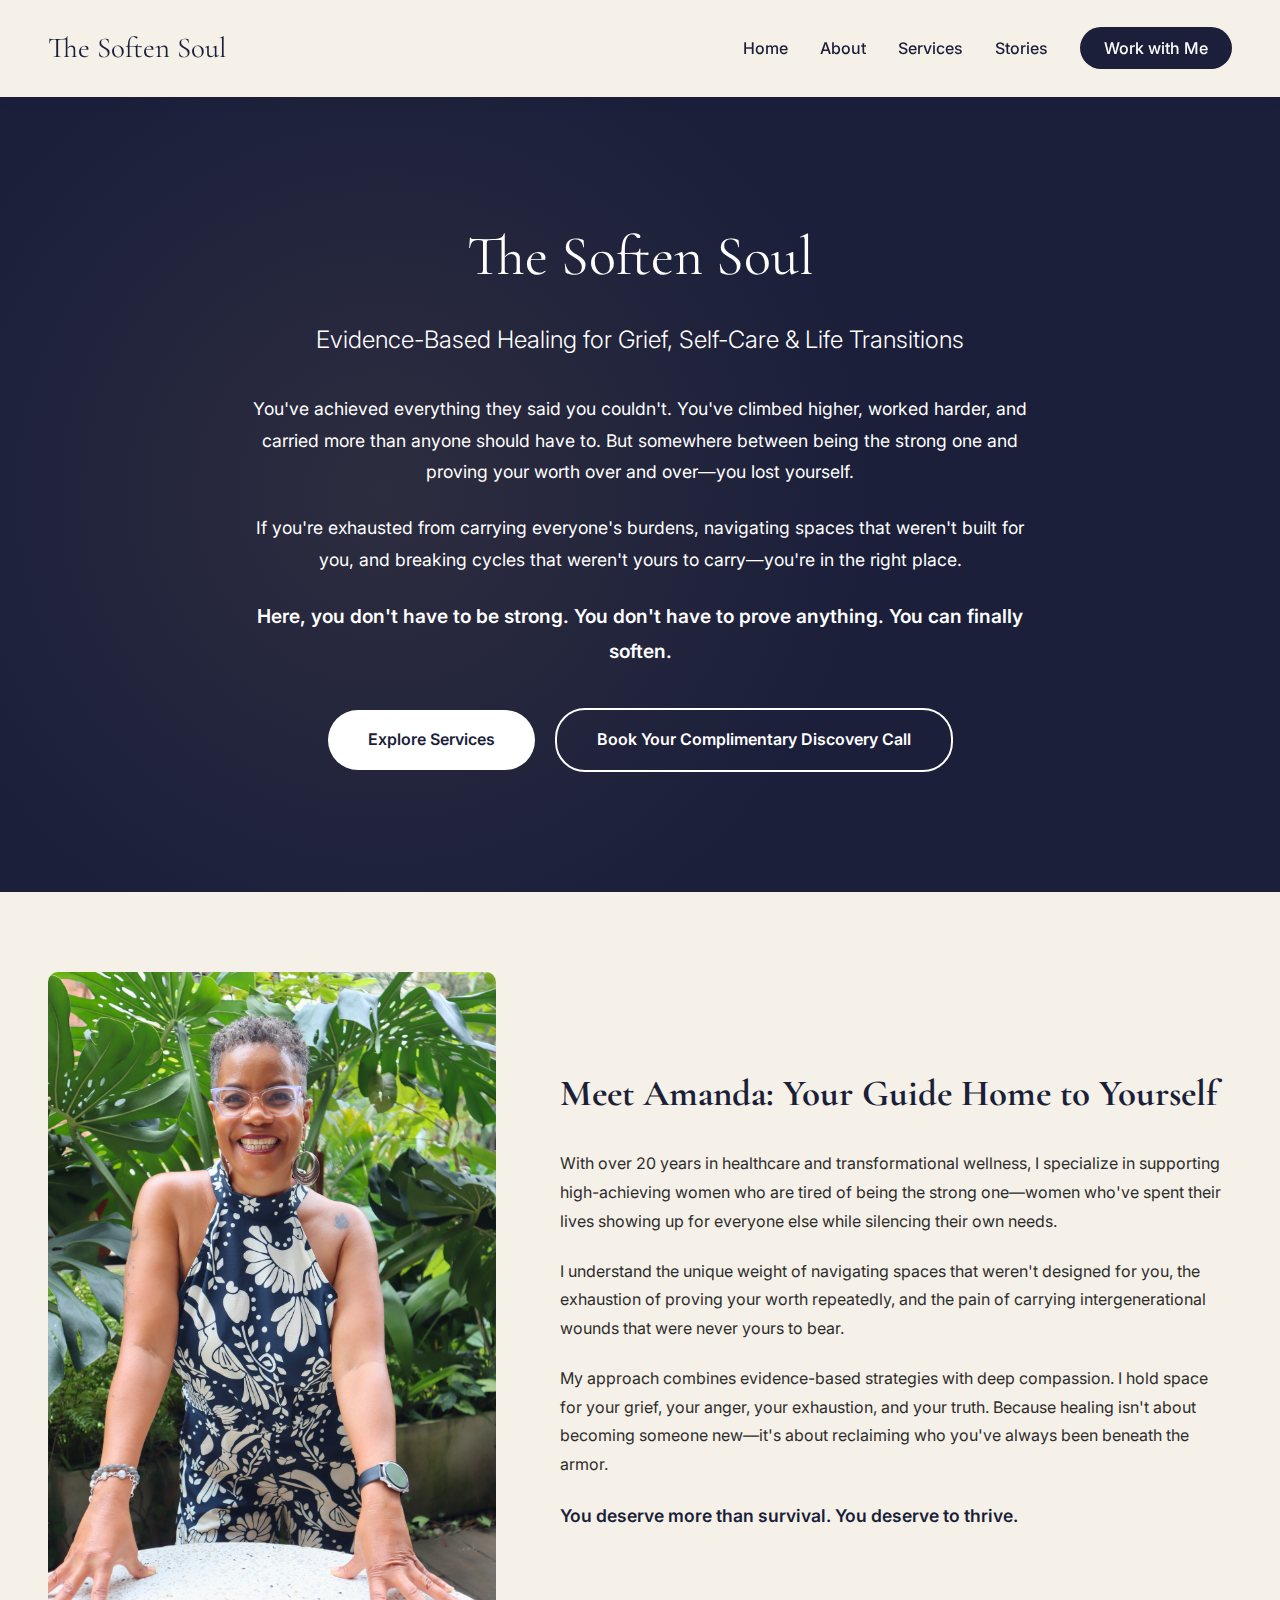
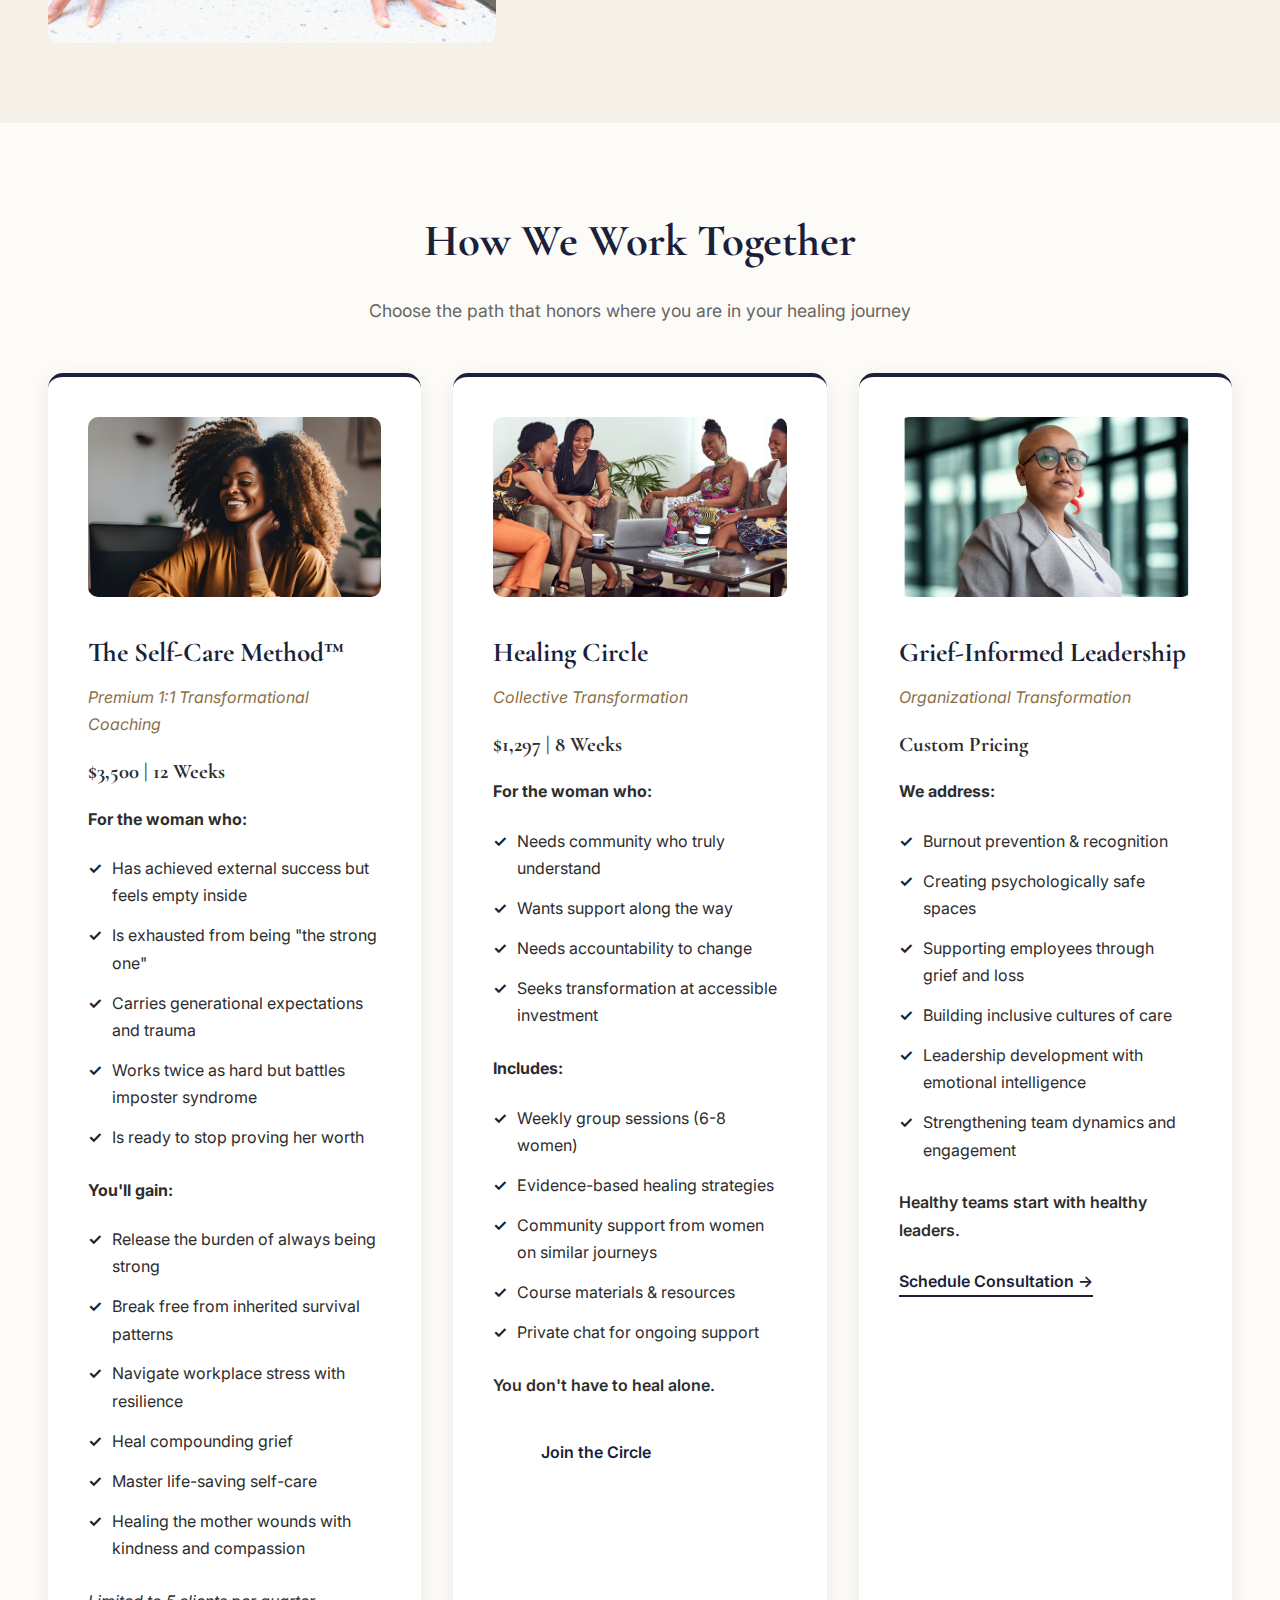
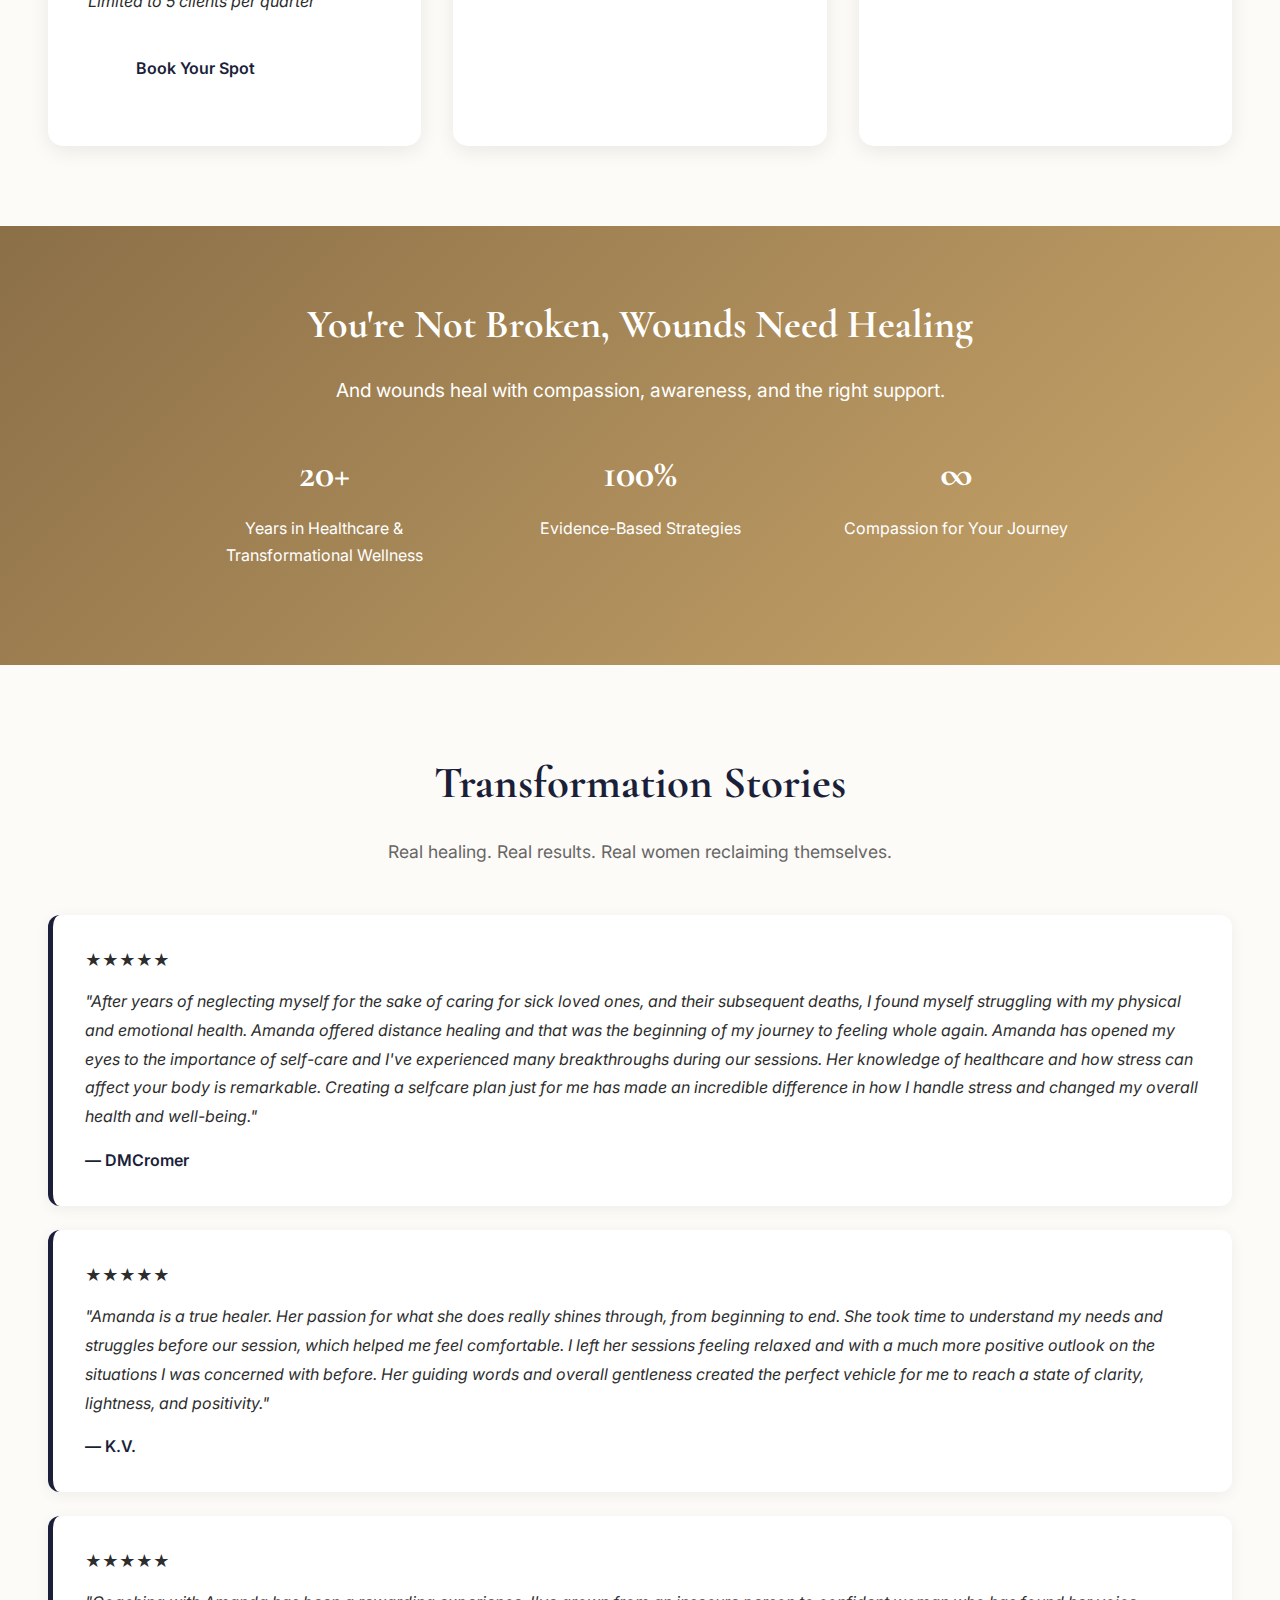
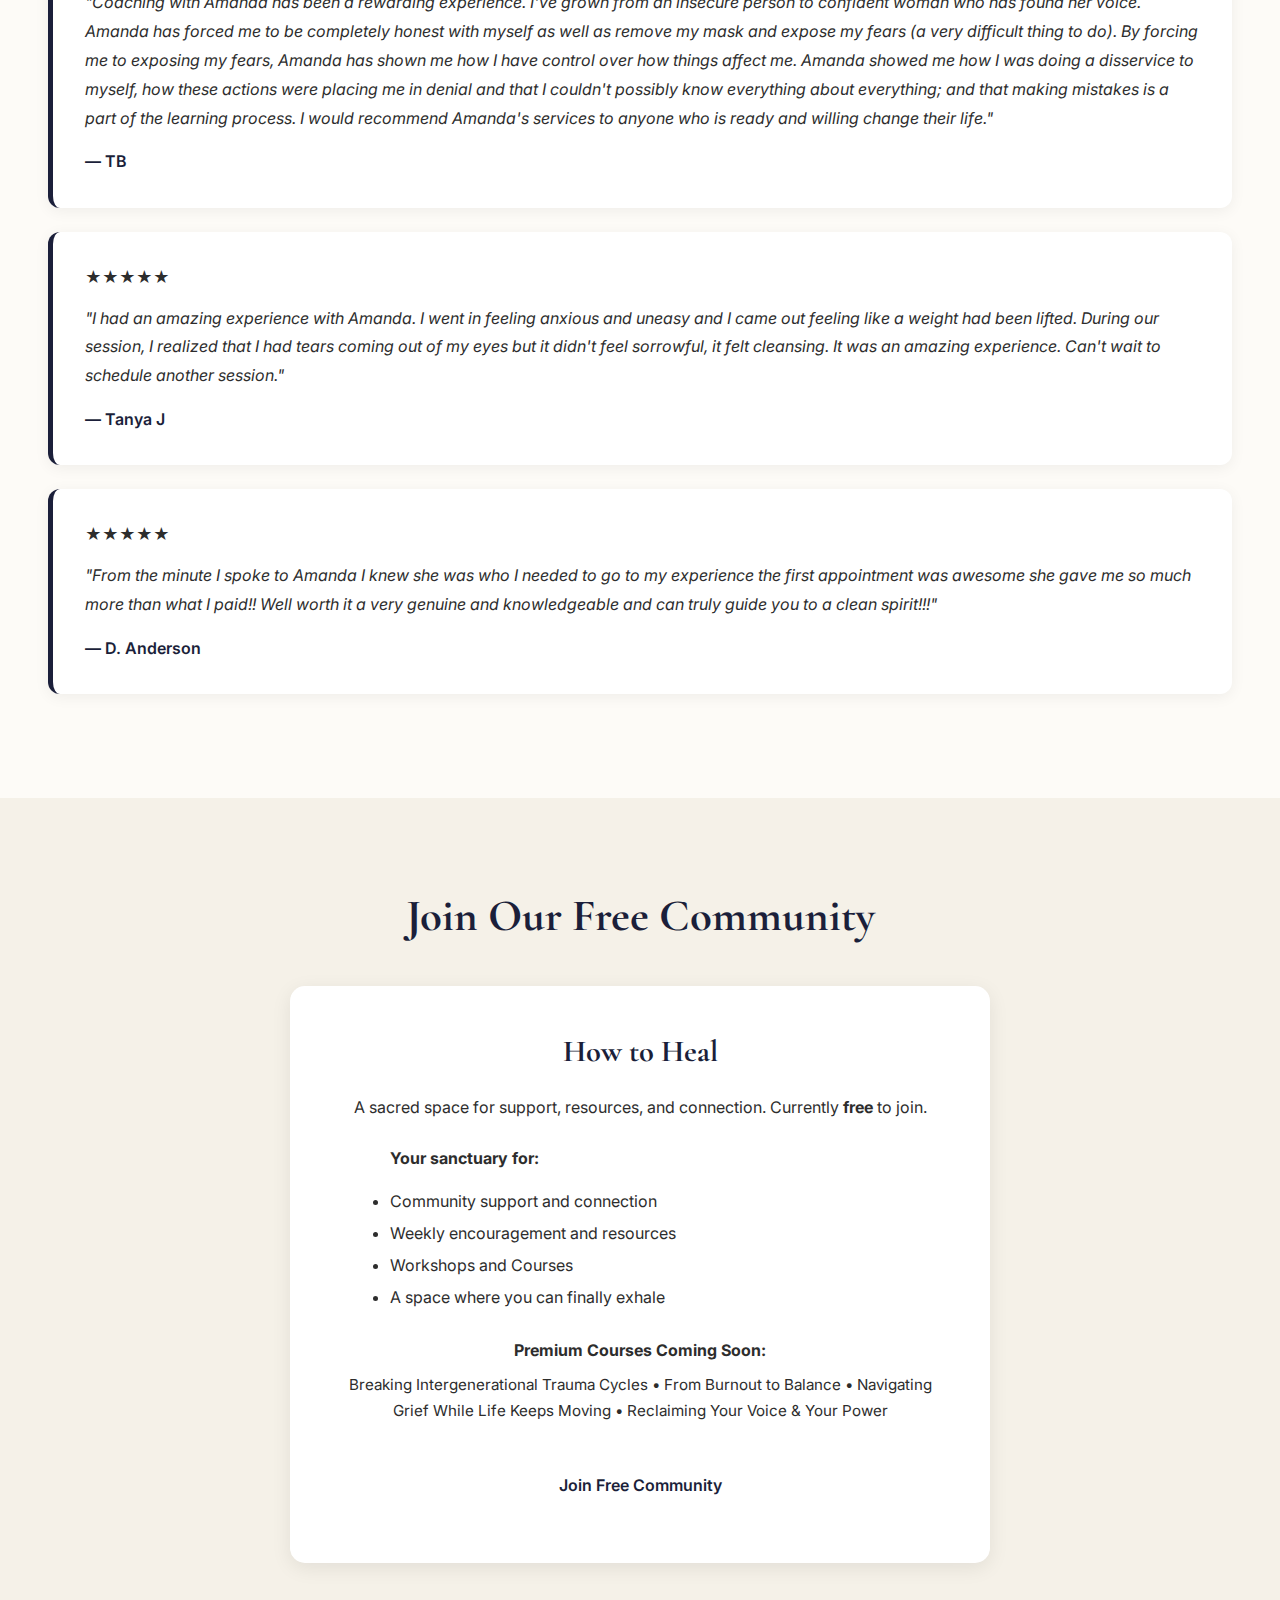
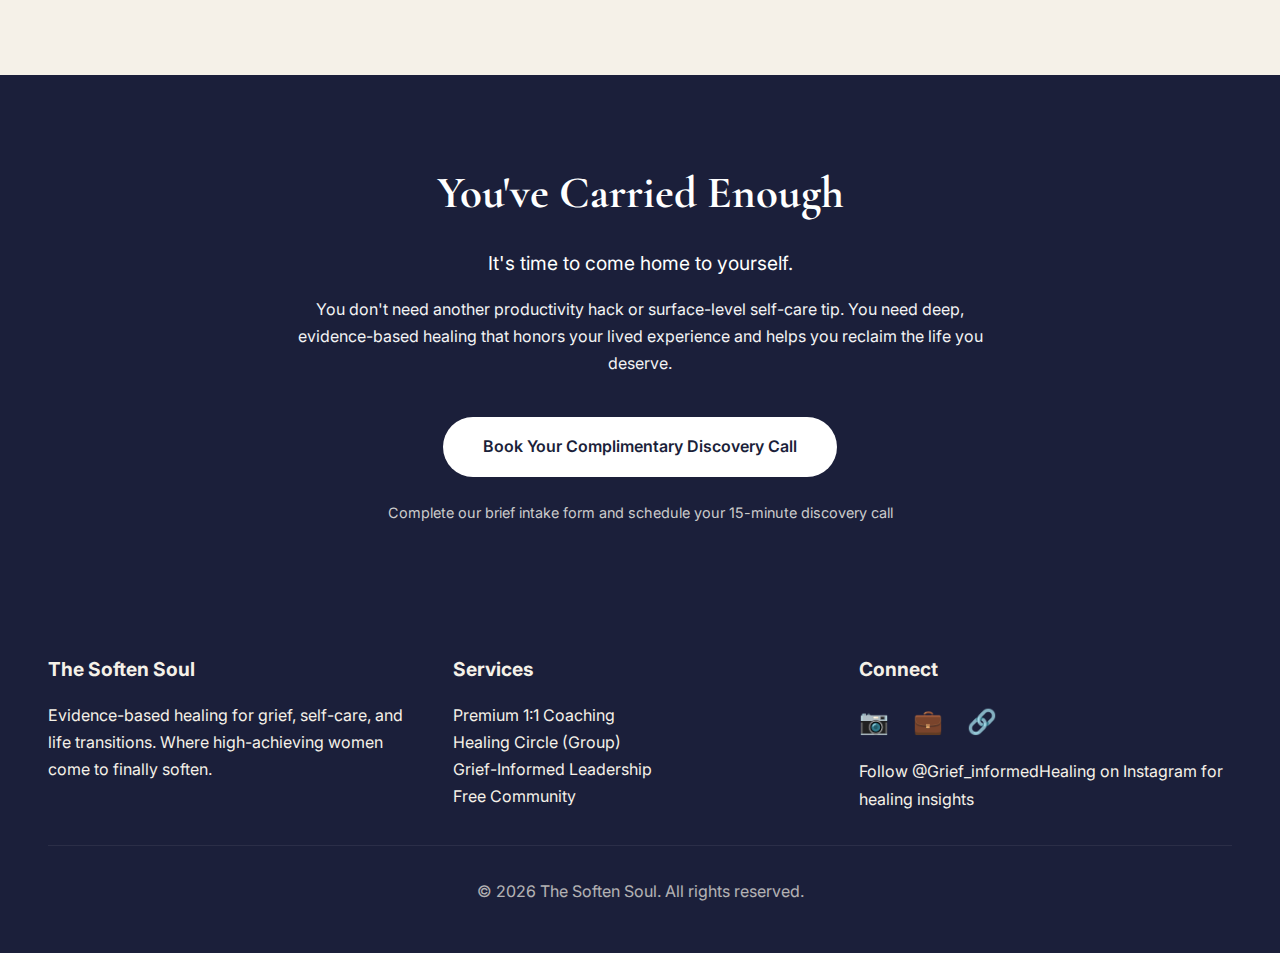
<file: index.html>
<!DOCTYPE html>
<html lang="en">
<head>
    <meta charset="UTF-8">
    <meta name="viewport" content="width=device-width, initial-scale=1.0">
    <meta name="description" content="The Soften Soul - Evidence-based healing for grief, self-care, and life transitions. Premium coaching for high-achieving women. Grief-informed healing and transformational wellness.">
    <title>The Soften Soul | Evidence-Based Healing for Grief, Self-Care & Life Transitions</title>
    <link href="https://fonts.googleapis.com/css2?family=Cormorant+Garamond:wght@300;400;500;600&family=Inter:wght@300;400;500;600&display=swap" rel="stylesheet">
    <style>
        * { margin: 0; padding: 0; box-sizing: border-box; }
        :root {
            --deep-blue: #1b1f3a;
            --vibrant-blue: #1b1f3a;
            --warm-brown: #8b6f47;
            --rich-tan: #c9a66b;
            --soft-cream: #f5f1e8;
            --ivory: #fdfbf7;
            --gold: ##f48b1c;
        }
        body { font-family: 'Inter', sans-serif; line-height: 1.7; color: #2d2d2d; background: var(--ivory); }
        h1, h2, h3 { font-family: 'Cormorant Garamond', serif; color: var(--deep-blue); }
        
        header { background: var(--soft-cream); box-shadow: 0 2px 15px rgba(0,0,0,0.08); position: sticky; top: 0; z-index: 100; }
        nav { max-width: 1400px; margin: 0 auto; padding: 1.5rem 3rem; display: flex; justify-content: space-between; align-items: center; }
        .logo { font-family: 'Cormorant Garamond', serif; font-size: 1.8rem; color: var(--deep-blue); }
        .nav-links { display: flex; gap: 2rem; list-style: none; }
        .nav-links a { color: var(--deep-blue); text-decoration: none; font-weight: 500; transition: color 0.3s; }
        .nav-links a:hover { color: var(--vibrant-blue); }
        .nav-cta { background: var(--vibrant-blue); color: white !important; padding: 0.7rem 1.5rem; border-radius: 30px; transition: all 0.3s; }
        .nav-cta:hover { background: var(--warm-brown); transform: translateY(-2px); }
        
        .hero { background: linear-gradient(135deg, var(--deep-blue) 0%, var(--vibrant-blue) 100%); color: white; padding: 7rem 3rem; text-align: center; position: relative; overflow: hidden; }
        .hero::before { content: ''; position: absolute; top: 0; left: 0; right: 0; bottom: 0; background: radial-gradient(circle at 30% 50%, rgba(201, 166, 107, 0.1) 0%, transparent 50%); }
        .hero-content { max-width: 900px; margin: 0 auto; position: relative; z-index: 1; }
        .hero h1 { font-size: 3.5rem; margin-bottom: 1rem; color: white; font-weight: 400; }
        .hero h2 { font-size: 1.5rem; font-weight: 300; margin-bottom: 2rem; color: white; font-family: 'Inter', sans-serif; }
        .hero p { font-size: 1.1rem; max-width: 800px; margin: 0 auto 1.5rem; line-height: 1.8; }
        .cta-button { display: inline-block; padding: 1rem 2.5rem; text-decoration: none; border-radius: 30px; font-weight: 600; margin: 0.5rem; transition: all 0.3s; }
        .cta-primary { background: white; color: var(--deep-blue); }
        .cta-primary:hover { transform: translateY(-3px); box-shadow: 0 10px 25px rgba(0,0,0,0.2); }
        .cta-secondary { background: transparent; color: white; border: 2px solid white; }
        .cta-secondary:hover { background: white; color: var(--deep-blue); }
        
        .container { max-width: 1400px; margin: 0 auto; padding: 5rem 3rem; }
        .section-title { font-size: 2.8rem; text-align: center; margin-bottom: 1rem; }
        .section-subtitle { font-size: 1.1rem; text-align: center; color: #666; margin-bottom: 3rem; }
        
        .about-section { background: var(--soft-cream); }
        .about-content { display: grid; grid-template-columns: 1fr 1.5fr; gap: 4rem; align-items: center; }
        .about-image { height: 450px; background: linear-gradient(135deg, var(--rich-tan), var(--warm-brown)); border: 3px dashed var(--gold); border-radius: 10px; display: flex; align-items: center; justify-content: center; text-align: center; padding: 2rem; font-weight: 600; color: white; }
        .about-text h2 { font-size: 2.3rem; margin-bottom: 1.5rem; }
        .about-text p { margin-bottom: 1.3rem; line-height: 1.8; }
        
        .services-grid { display: grid; grid-template-columns: repeat(auto-fit, minmax(350px, 1fr)); gap: 2rem; margin-top: 3rem; }
        .service-card { background: white; padding: 2.5rem; border-radius: 15px; box-shadow: 0 5px 20px rgba(0,0,0,0.08); border-top: 4px solid var(--vibrant-blue); transition: transform 0.3s; position: relative; }
        .service-card:hover { transform: translateY(-8px); box-shadow: 0 10px 30px rgba(0,0,0,0.12); }
        .service-image { width: 100%; height: 180px; background: linear-gradient(135deg, var(--vibrant-blue), var(--deep-blue)); border-radius: 10px; margin-bottom: 1.5rem; display: flex; align-items: center; justify-content: center; color: white; font-size: 0.95rem; font-weight: 600; text-align: center; padding: 1rem; }
        .service-card h3 { font-size: 1.7rem; margin-bottom: 0.5rem; }
        .service-card .price { color: var(--gold); font-size: 1.3rem; font-weight: 700; margin: 1rem 0; font-family: 'Cormorant Garamond', serif; }
        .service-features { list-style: none; margin: 1rem 0; }
        .service-features li { padding: 0.4rem 0 0.4rem 1.5rem; position: relative; }
        .service-features li::before { content: "✓"; position: absolute; left: 0; color: var(--vibrant-blue); font-weight: bold; }
        
        .experience-section { background: linear-gradient(135deg, var(--warm-brown), var(--rich-tan)); color: white; padding: 4rem 3rem; text-align: center; }
        .experience-grid { display: grid; grid-template-columns: repeat(3, 1fr); gap: 3rem; max-width: 900px; margin: 2rem auto; }
        .experience-item h3 { font-size: 2.5rem; color: white; margin-bottom: 0.5rem; }
        
        .review-card { background: white; padding: 2rem; border-radius: 12px; margin: 1.5rem 0; border-left: 5px solid var(--vibrant-blue); box-shadow: 0 3px 15px rgba(0,0,0,0.06); }
        .stars { color: var(--gold); margin-bottom: 0.8rem; }
        .review-text { font-style: italic; margin-bottom: 1rem; line-height: 1.8; }
        .review-author { font-weight: 600; color: var(--deep-blue); }
        
        .community-section { background: var(--soft-cream); text-align: center; }
        .community-card { max-width: 700px; margin: 2rem auto; background: white; padding: 2.5rem; border-radius: 15px; box-shadow: 0 5px 20px rgba(0,0,0,0.08); }
        
        .contact-section { background: linear-gradient(135deg, var(--deep-blue), var(--vibrant-blue)); color: white; padding: 5rem 3rem; text-align: center; }
        .contact-form { max-width: 650px; margin: 2rem auto; background: white; padding: 2.5rem; border-radius: 15px; }
        .form-group { margin-bottom: 1.5rem; text-align: left; }
        .form-group label { display: block; margin-bottom: 0.5rem; color: var(--deep-blue); font-weight: 600; }
        .form-group input, .form-group textarea { width: 100%; padding: 0.9rem; border: 2px solid var(--soft-cream); border-radius: 8px; font-family: inherit; transition: border-color 0.3s; }
        .form-group input:focus, .form-group textarea:focus { outline: none; border-color: var(--vibrant-blue); }
        .submit-button { background: var(--vibrant-blue); color: white; padding: 1rem 2.5rem; border: none; border-radius: 30px; font-weight: 600; cursor: pointer; transition: all 0.3s; }
        .submit-button:hover { background: var(--warm-brown); transform: translateY(-2px); }
        
        footer { background: var(--deep-blue); color: var(--soft-cream); padding: 3rem; }
        .footer-content { max-width: 1400px; margin: 0 auto; display: grid; grid-template-columns: repeat(auto-fit, minmax(250px, 1fr)); gap: 2rem; }
        .footer-section h4 { color: var(--gold); margin-bottom: 1rem; font-size: 1.2rem; }
        .social-links { display: flex; gap: 1.5rem; margin-top: 1rem; }
        .social-links a { color: var(--soft-cream); text-decoration: none; font-size: 1.5rem; transition: color 0.3s; }
        .social-links a:hover { color: var(--gold); }
        .footer-bottom { text-align: center; padding-top: 2rem; margin-top: 2rem; border-top: 1px solid rgba(255,255,255,0.1); opacity: 0.7; }
        
        @media (max-width: 768px) {
            .hero h1 { font-size: 2.3rem; }
            .about-content { grid-template-columns: 1fr; }
            .services-grid { grid-template-columns: 1fr; }
            .experience-grid { grid-template-columns: 1fr; }
            .nav-links { display: none; }
            nav { padding: 1rem 1.5rem; }
            .container { padding: 4rem 1.5rem; }
        }
    </style>
</head>
<body>
    <header>
        <nav>
            <div class="logo">The Soften Soul</div>
            <ul class="nav-links">
                <li><a href="#home">Home</a></li>
                <li><a href="#about">About</a></li>
                <li><a href="#services">Services</a></li>
                <li><a href="#testimonials">Stories</a></li>
               <li><a href="/intake-form.html" class="nav-cta">Work with Me</a></li>
            </ul>
        </nav>
    </header>

    <section class="hero" id="home">
        <div class="hero-content">
            <h1>The Soften Soul</h1>
            <h2>Evidence-Based Healing for Grief, Self-Care & Life Transitions</h2>
            <p>You've achieved everything they said you couldn't. You've climbed higher, worked harder, and carried more than anyone should have to. But somewhere between being the strong one and proving your worth over and over—you lost yourself.</p>
            <p>If you're exhausted from carrying everyone's burdens, navigating spaces that weren't built for you, and breaking cycles that weren't yours to carry—you're in the right place.</p>
            <p style="font-weight: 600; font-size: 1.2rem; margin-top: 1.5rem;">Here, you don't have to be strong. You don't have to prove anything. You can finally soften.</p>
            <div style="margin-top: 2rem;">
                <a href="#services" class="cta-button cta-primary">Explore Services</a>
              <a href="/intake-form.html" class="cta-button cta-secondary">Book Your Complimentary Discovery Call</a>
            </div>
        </div>
    </section>

    <section class="about-section" id="about">
        <div class="container">
            <div class="about-content">
              <img src="selfcare%20method%20website%20pic.jpg" alt="Amanda Robinson" style="width: 100%; height: 100%; object-fit: contain; border-radius: 10px;">
                            <div class="about-text">
                    <h2>Meet Amanda: Your Guide Home to Yourself</h2>
                    <p>With over 20 years in healthcare and transformational wellness, I specialize in supporting high-achieving women who are tired of being the strong one—women who've spent their lives showing up for everyone else while silencing their own needs.</p>
                    <p>I understand the unique weight of navigating spaces that weren't designed for you, the exhaustion of proving your worth repeatedly, and the pain of carrying intergenerational wounds that were never yours to bear.</p>
                    <p>My approach combines evidence-based strategies with deep compassion. I hold space for your grief, your anger, your exhaustion, and your truth. Because healing isn't about becoming someone new—it's about reclaiming who you've always been beneath the armor.</p>
                    <p style="font-weight: 600; color: var(--deep-blue); font-size: 1.1rem;">You deserve more than survival. You deserve to thrive.</p>
                </div>
            </div>
        </div>
    </section>

    <section class="container" id="services">
        <h2 class="section-title">How We Work Together</h2>
        <p class="section-subtitle">Choose the path that honors where you are in your healing journey</p>
        
        <div class="services-grid">
            <div class="service-card">
              <img src="Personal coaching pic.png" alt="Premium 1:1 Coaching" style="width: 100%; height: 180px; object-fit: cover; border-radius: 10px; margin-bottom: 1.5rem;">
                <h3>The Self-Care Method™</h3>
                <p style="font-style: italic; color: var(--warm-brown); margin-bottom: 1rem;">Premium 1:1 Transformational Coaching</p>
                <div class="price">$3,500 | 12 Weeks</div>
                
                <p><strong>For the woman who:</strong></p>
                <ul class="service-features">
                    <li>Has achieved external success but feels empty inside</li>
                    <li>Is exhausted from being "the strong one"</li>
                    <li>Carries generational expectations and trauma</li>
                    <li>Works twice as hard but battles imposter syndrome</li>
                    <li>Is ready to stop proving her worth</li>
                </ul>
                
                <p style="margin-top: 1.2rem;"><strong>You'll gain:</strong></p>
                <ul class="service-features">
                    <li>Release the burden of always being strong</li>
                    <li>Break free from inherited survival patterns</li>
                    <li>Navigate workplace stress with resilience</li>
                    <li>Heal compounding grief</li>
                    <li>Master life-saving self-care</li>
                    <li>Healing the mother wounds with kindness and compassion</li>
                </ul>
                
                <p style="margin-top: 1.2rem; font-style: italic;">Limited to 5 clients per quarter</p>
               <a href="/intake-form.html" class="cta-button cta-primary" style="margin-top: 1.5rem; display: inline-block;">Book Your Spot</a>
            </div>

            <div class="service-card">
               <img src="group_1.png" alt="Group Coaching" style="width: 100%; height: 180px; object-fit: cover; object-position: center center; border-radius: 10px; margin-bottom: 1.5rem;">
                <h3>Healing Circle</h3>
                <p style="font-style: italic; color: var(--warm-brown); margin-bottom: 1rem;">Collective Transformation</p>
                <div class="price">$1,297 | 8 Weeks</div>
                
                <p><strong>For the woman who:</strong></p>
                <ul class="service-features">
                    <li>Needs community who truly understand</li>
                    <li>Wants support along the way</li>
                    <li>Needs accountability to change</li>
                    <li>Seeks transformation at accessible investment</li>
                </ul>
                
                <p style="margin-top: 1.2rem;"><strong>Includes:</strong></p>
                <ul class="service-features">
                    <li>Weekly group sessions (6-8 women)</li>
                    <li>Evidence-based healing strategies</li>
                    <li>Community support from women on similar journeys</li>
                    <li>Course materials & resources</li>
                    <li>Private chat for ongoing support</li>
                </ul>
                
                <p style="margin-top: 1.2rem; font-weight: 600;">You don't have to heal alone.</p>
              <a href="/intake-form.html" class="cta-button cta-primary" style="margin-top: 1.5rem; display: inline-block;">Join the Circle</a>
            </div>

            <div class="service-card">
         <img src="corporate_leader2_cropped.png" alt="Corporate Leadership" style="width: 100%; height: 180px; object-fit: cover; object-position: center 20%; border-radius: 10px; margin-bottom: 1.5rem;">
                <h3>Grief-Informed Leadership</h3>
                <p style="font-style: italic; color: var(--warm-brown); margin-bottom: 1rem;">Organizational Transformation</p>
                <div class="price">Custom Pricing</div>
                
                <p><strong>We address:</strong></p>
                <ul class="service-features">
                    <li>Burnout prevention & recognition</li>
                    <li>Creating psychologically safe spaces</li>
                    <li>Supporting employees through grief and loss</li>
                    <li>Building inclusive cultures of care</li>
                    <li>Leadership development with emotional intelligence</li>
                    <li>Strengthening team dynamics and engagement</li>
                </ul>
                
                <p style="margin-top: 1.2rem; font-weight: 600;">Healthy teams start with healthy leaders.</p>
                <a href="/intake-form.html" style="display: inline-block; margin-top: 1.5rem; color: var(--deep-blue); font-weight: 600; text-decoration: none; border-bottom: 2px solid var(--vibrant-blue); transition: all 0.3s;">Schedule Consultation →</a>
            </div>
        </div>
    </section>

    <section class="experience-section">
        <h2 style="font-size: 2.5rem; margin-bottom: 1rem; color: white;">You're Not Broken, Wounds Need Healing</h2>
        <p style="font-size: 1.2rem; max-width: 700px; margin: 0 auto 2rem;">And wounds heal with compassion, awareness, and the right support.</p>
        
        <div class="experience-grid">
            <div class="experience-item">
                <h3>20+</h3>
                <p>Years in Healthcare & Transformational Wellness</p>
            </div>
            <div class="experience-item">
                <h3>100%</h3>
                <p>Evidence-Based Strategies</p>
            </div>
            <div class="experience-item">
                <h3>∞</h3>
                <p>Compassion for Your Journey</p>
            </div>
        </div>
    </section>

    <section class="container" id="testimonials">
        <h2 class="section-title">Transformation Stories</h2>
        <p class="section-subtitle">Real healing. Real results. Real women reclaiming themselves.</p>

        <div class="review-card">
            <div class="stars">★★★★★</div>
            <p class="review-text">"After years of neglecting myself for the sake of caring for sick loved ones, and their subsequent deaths, I found myself struggling with my physical and emotional health. Amanda offered distance healing and that was the beginning of my journey to feeling whole again. Amanda has opened my eyes to the importance of self-care and I've experienced many breakthroughs during our sessions. Her knowledge of healthcare and how stress can affect your body is remarkable. Creating a selfcare plan just for me has made an incredible difference in how I handle stress and changed my overall health and well-being."</p>
            <div class="review-author">— DMCromer</div>
        </div>

        <div class="review-card">
            <div class="stars">★★★★★</div>
            <p class="review-text">"Amanda is a true healer. Her passion for what she does really shines through, from beginning to end. She took time to understand my needs and struggles before our session, which helped me feel comfortable. I left her sessions feeling relaxed and with a much more positive outlook on the situations I was concerned with before. Her guiding words and overall gentleness created the perfect vehicle for me to reach a state of clarity, lightness, and positivity."</p>
            <div class="review-author">— K.V.</div>
        </div>

        <div class="review-card">
            <div class="stars">★★★★★</div>
            <p class="review-text">"Coaching with Amanda has been a rewarding experience. I've grown from an insecure person to confident woman who has found her voice. Amanda has forced me to be completely honest with myself as well as remove my mask and expose my fears (a very difficult thing to do). By forcing me to exposing my fears, Amanda has shown me how I have control over how things affect me. Amanda showed me how I was doing a disservice to myself, how these actions were placing me in denial and that I couldn't possibly know everything about everything; and that making mistakes is a part of the learning process. I would recommend Amanda's services to anyone who is ready and willing change their life."</p>
            <div class="review-author">— TB</div>
        </div>

        <div class="review-card">
            <div class="stars">★★★★★</div>
            <p class="review-text">"I had an amazing experience with Amanda. I went in feeling anxious and uneasy and I came out feeling like a weight had been lifted. During our session, I realized that I had tears coming out of my eyes but it didn't feel sorrowful, it felt cleansing. It was an amazing experience. Can't wait to schedule another session."</p>
            <div class="review-author">— Tanya J</div>
        </div>

        <div class="review-card">
            <div class="stars">★★★★★</div>
            <p class="review-text">"From the minute I spoke to Amanda I knew she was who I needed to go to my experience the first appointment was awesome she gave me so much more than what I paid!! Well worth it a very genuine and knowledgeable and can truly guide you to a clean spirit!!!"</p>
            <div class="review-author">— D. Anderson</div>
        </div>
    </section>

    <section class="community-section">
        <div class="container">
            <h2 class="section-title">Join Our Free Community</h2>
            <div class="community-card">
                <h3 style="font-size: 1.9rem; color: var(--deep-blue); margin-bottom: 1rem;">How to Heal </h3>
                <p style="margin-bottom: 1.5rem;">A sacred space for support, resources, and connection. Currently <strong>free</strong> to join.</p>
                
                <div style="text-align: left; max-width: 500px; margin: 1.5rem auto;">
                    <p style="margin-bottom: 0.8rem;"><strong>Your sanctuary for:</strong></p>
                    <ul style="line-height: 2;">
                        <li>Community support and connection</li>
                        <li>Weekly encouragement and resources</li>
                        <li> Workshops and Courses</li>
                        <li>A space where you can finally exhale</li>
                    </ul>
                </div>
                
                <p style="margin-top: 1.5rem; margin-bottom: 0.5rem;"><strong>Premium Courses Coming Soon:</strong></p>
                <p style="margin-bottom: 1.5rem; font-size: 0.95rem;">Breaking Intergenerational Trauma Cycles • From Burnout to Balance • Navigating Grief While Life Keeps Moving • Reclaiming Your Voice & Your Power</p>
                
                <a href="https://www.skool.com/how-to-heal-yourself-9420" target="_blank" class="cta-button cta-primary">Join Free Community</a>
            </div>
        </div>
    </section>

   <section class="contact-section" id="contact">
    <h2 style="font-size: 2.8rem; margin-bottom: 1rem; color: white;">You've Carried Enough</h2>
    <p style="font-size: 1.2rem; margin-bottom: 1rem; max-width: 700px; margin-left: auto; margin-right: auto;">It's time to come home to yourself.</p>
    <p style="max-width: 700px; margin: 0 auto 2rem; opacity: 0.95;">You don't need another productivity hack or surface-level self-care tip. You need deep, evidence-based healing that honors your lived experience and helps you reclaim the life you deserve.</p>
    
    <div style="text-align: center; margin-top: 2rem;">
       <a href="/intake-form.html" class="cta-button cta-primary" style="display: inline-block; text-decoration: none;">Book Your Complimentary Discovery Call</a>
        <p style="margin-top: 1rem; font-size: 0.9rem; color: #ccc;">Complete our brief intake form and schedule your 15-minute discovery call</p>
    </div>
</section>
    <footer>
        <div class="footer-content">
            <div class="footer-section">
                <h4>The Soften Soul</h4>
                <p>Evidence-based healing for grief, self-care, and life transitions. Where high-achieving women come to finally soften.</p>
            </div>
            <div class="footer-section">
                <h4>Services</h4>
                <p>Premium 1:1 Coaching<br>Healing Circle (Group)<br>Grief-Informed Leadership<br>Free Community</p>
            </div>
            <div class="footer-section">
                <h4>Connect</h4>
                <div class="social-links">
                    <a href="https://www.instagram.com/grief_informedhealing" target="_blank" title="Instagram">📷</a>
                    <a href="https://www.linkedin.com/in/amanda-robinson-155257249" target="_blank" title="LinkedIn">💼</a>
                    <a href="https://linktr.ee/arhealthpromotions" target="_blank" title="Linktree">🔗</a>
                </div>
                <p style="margin-top: 1rem;">Follow @Grief_informedHealing on Instagram for healing insights</p>
            </div>
        </div>
        <div class="footer-bottom">
            <p>&copy; 2026 The Soften Soul. All rights reserved.</p>
        </div>
    </footer>

    <script>
        document.querySelectorAll('a[href^="#"]').forEach(anchor => {
            anchor.addEventListener('click', function (e) {
                e.preventDefault();
                const target = document.querySelector(this.getAttribute('href'));
                if (target) target.scrollIntoView({ behavior: 'smooth' });
            });
        });
    </script>
</body>
</html>
</file>
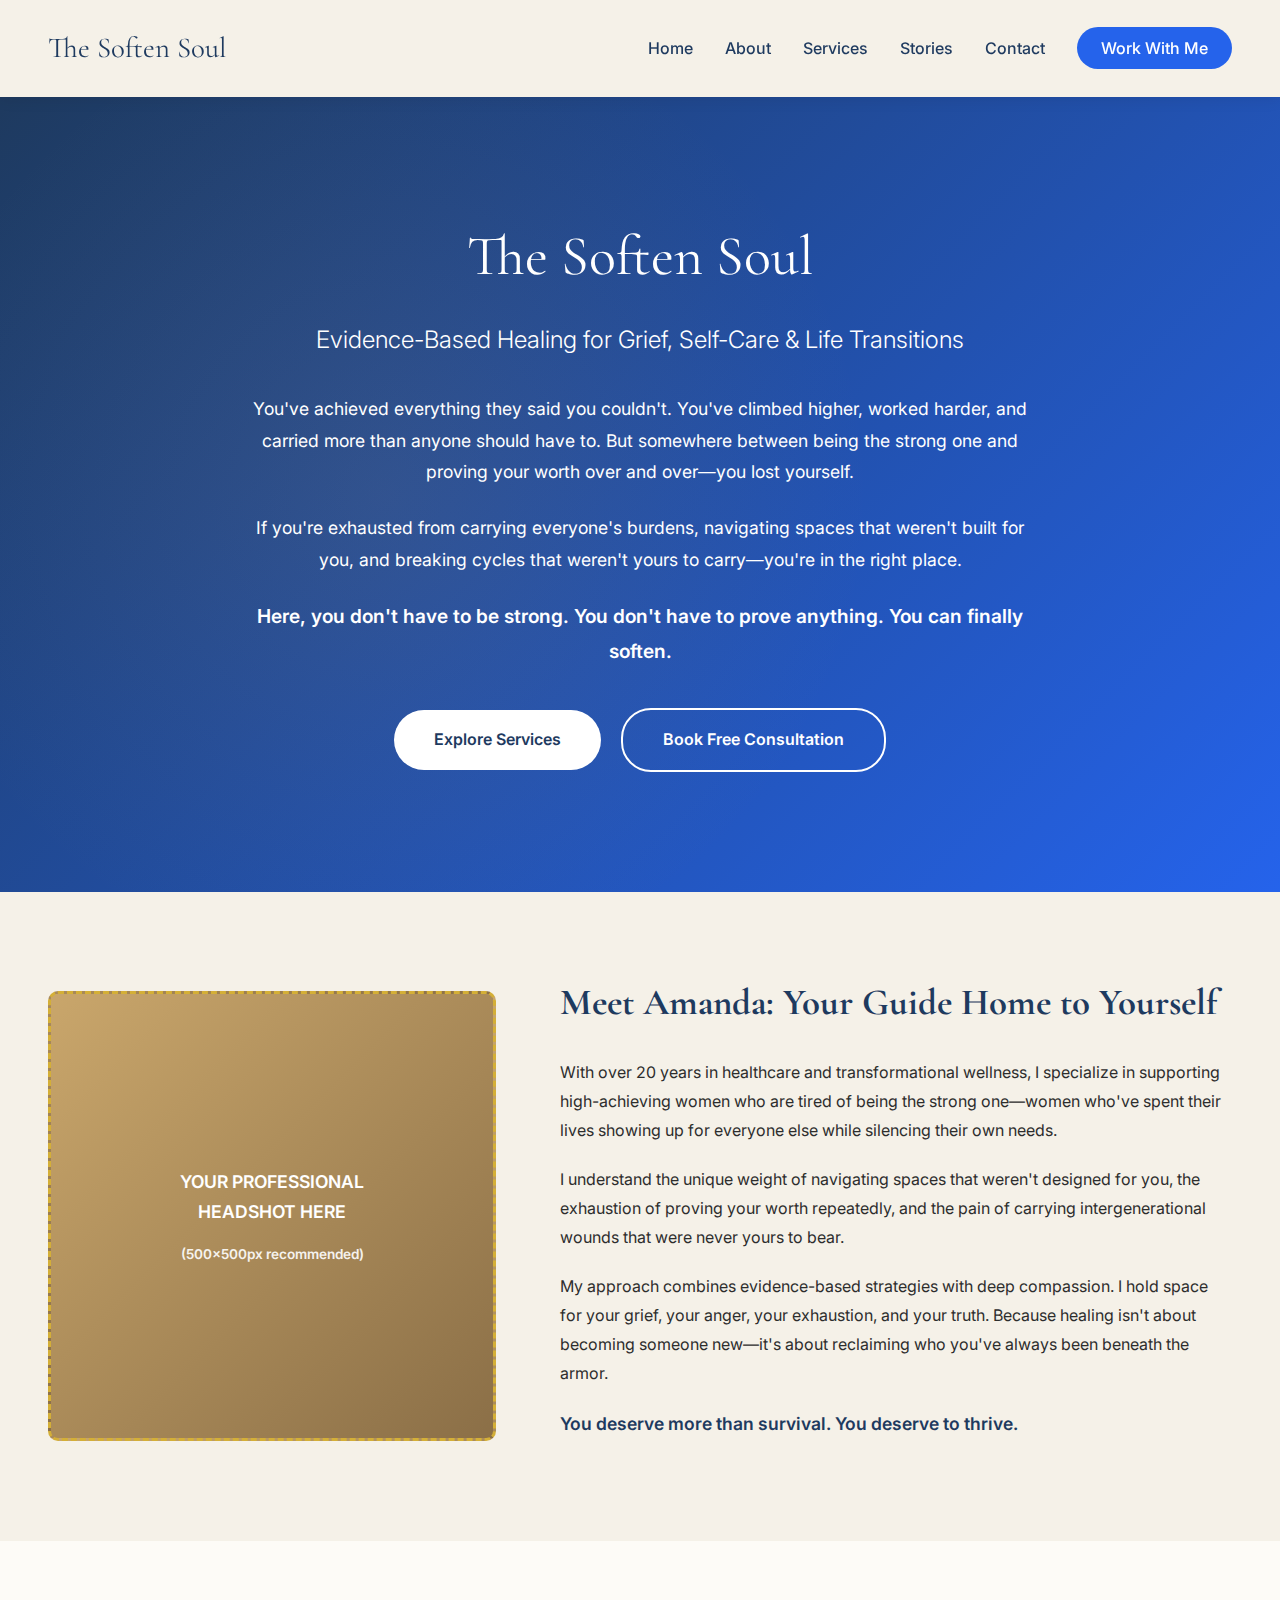
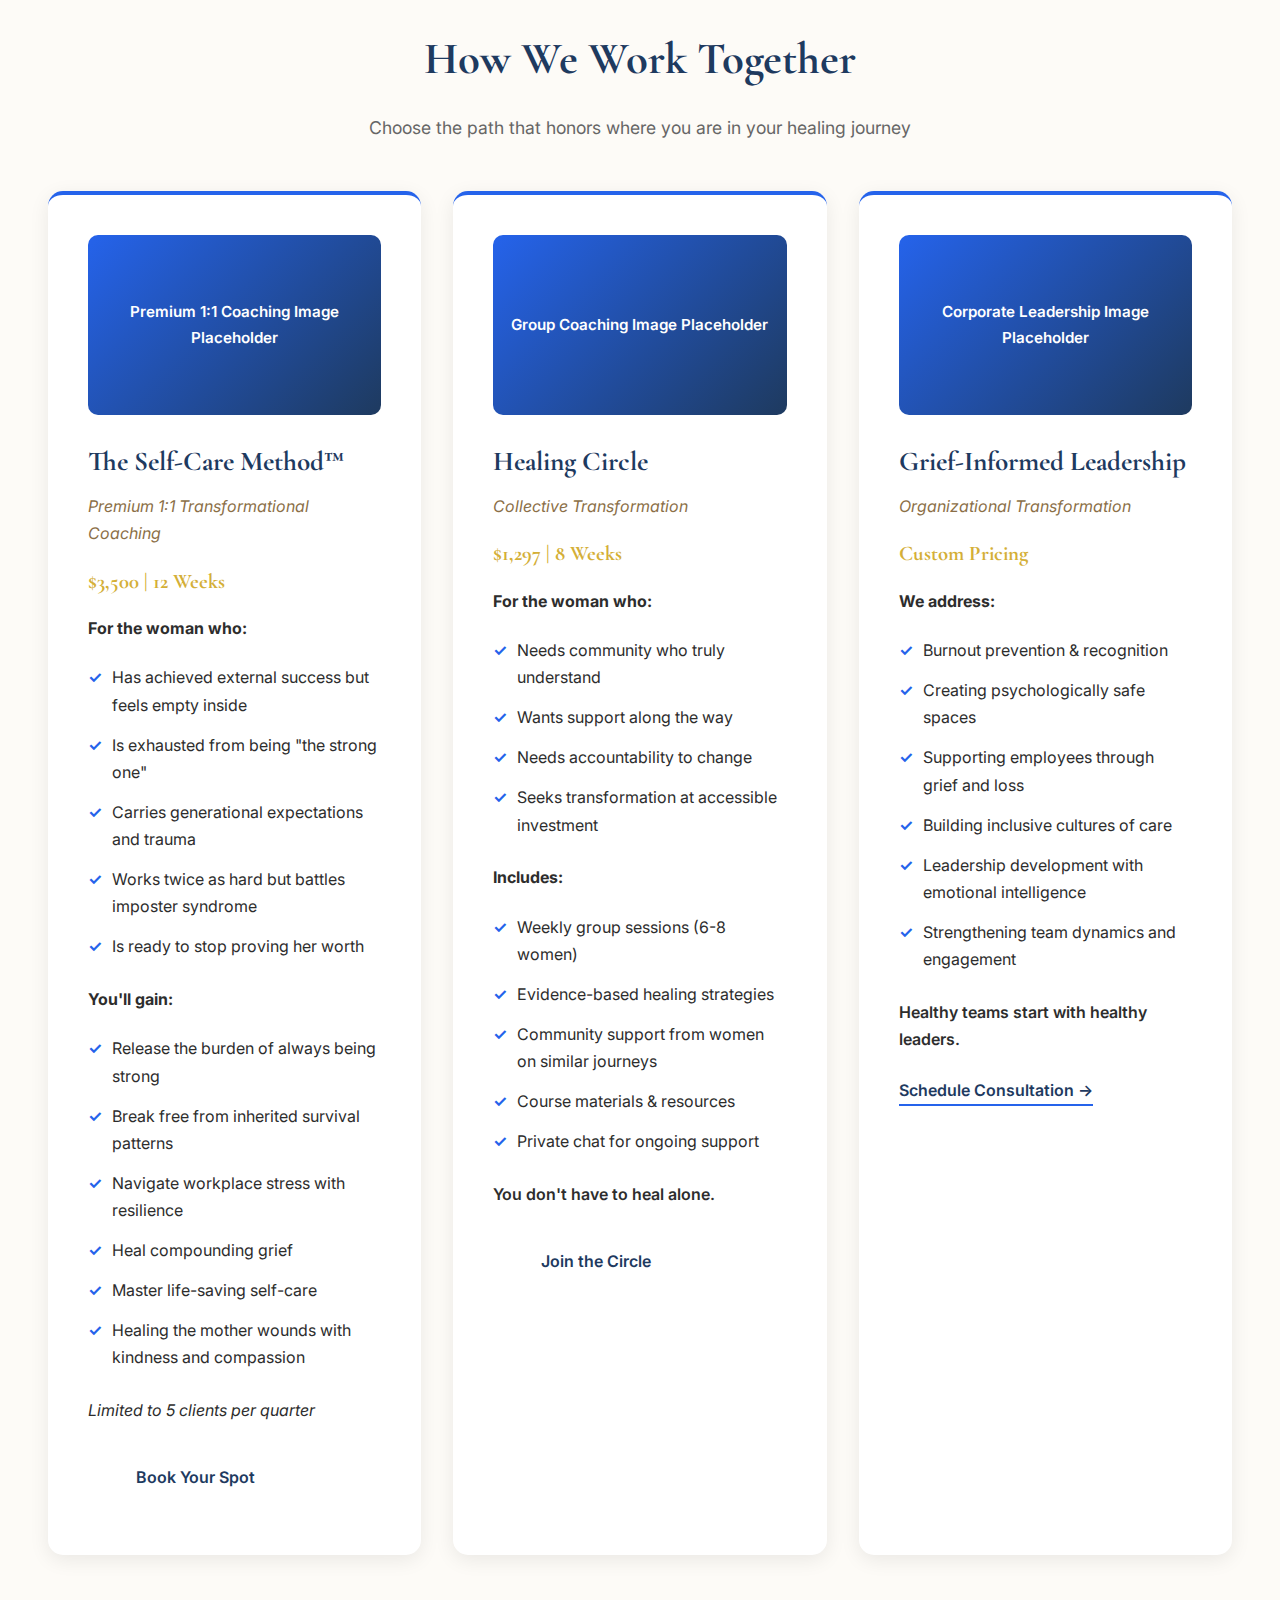
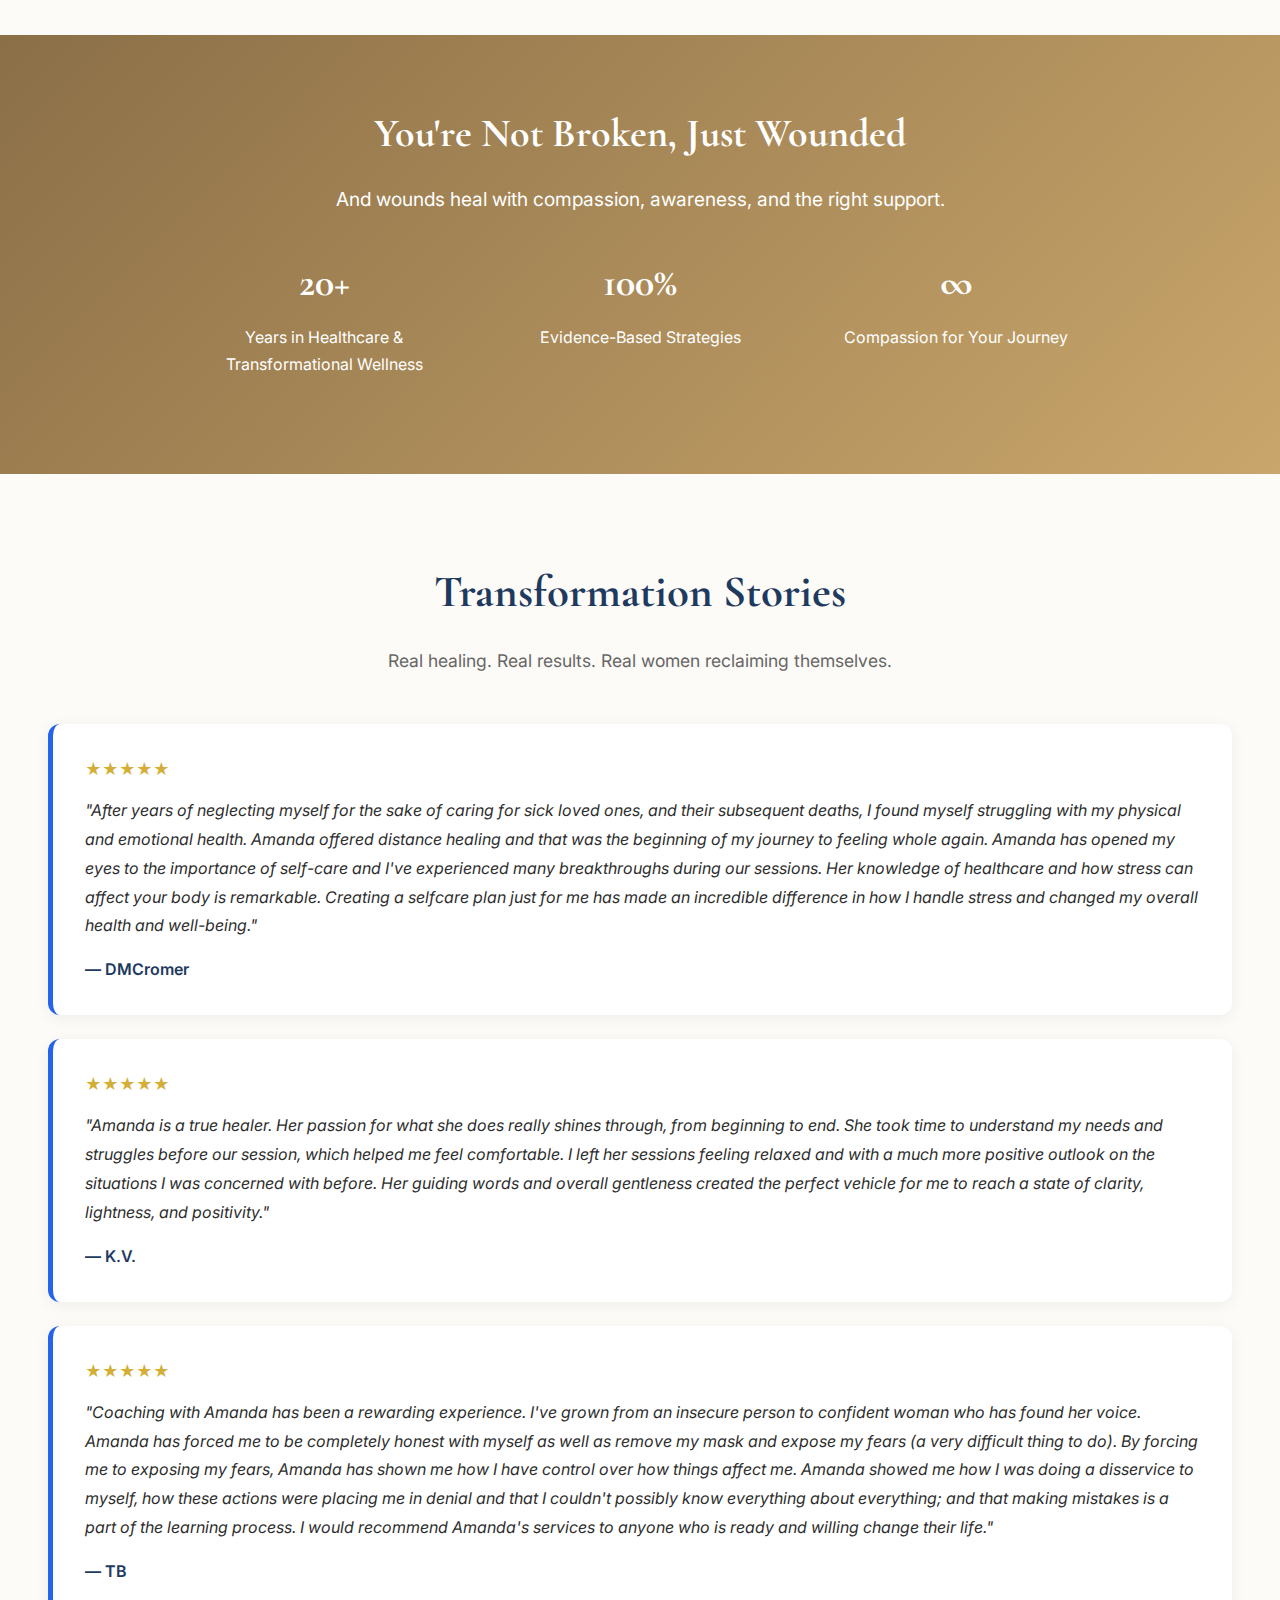
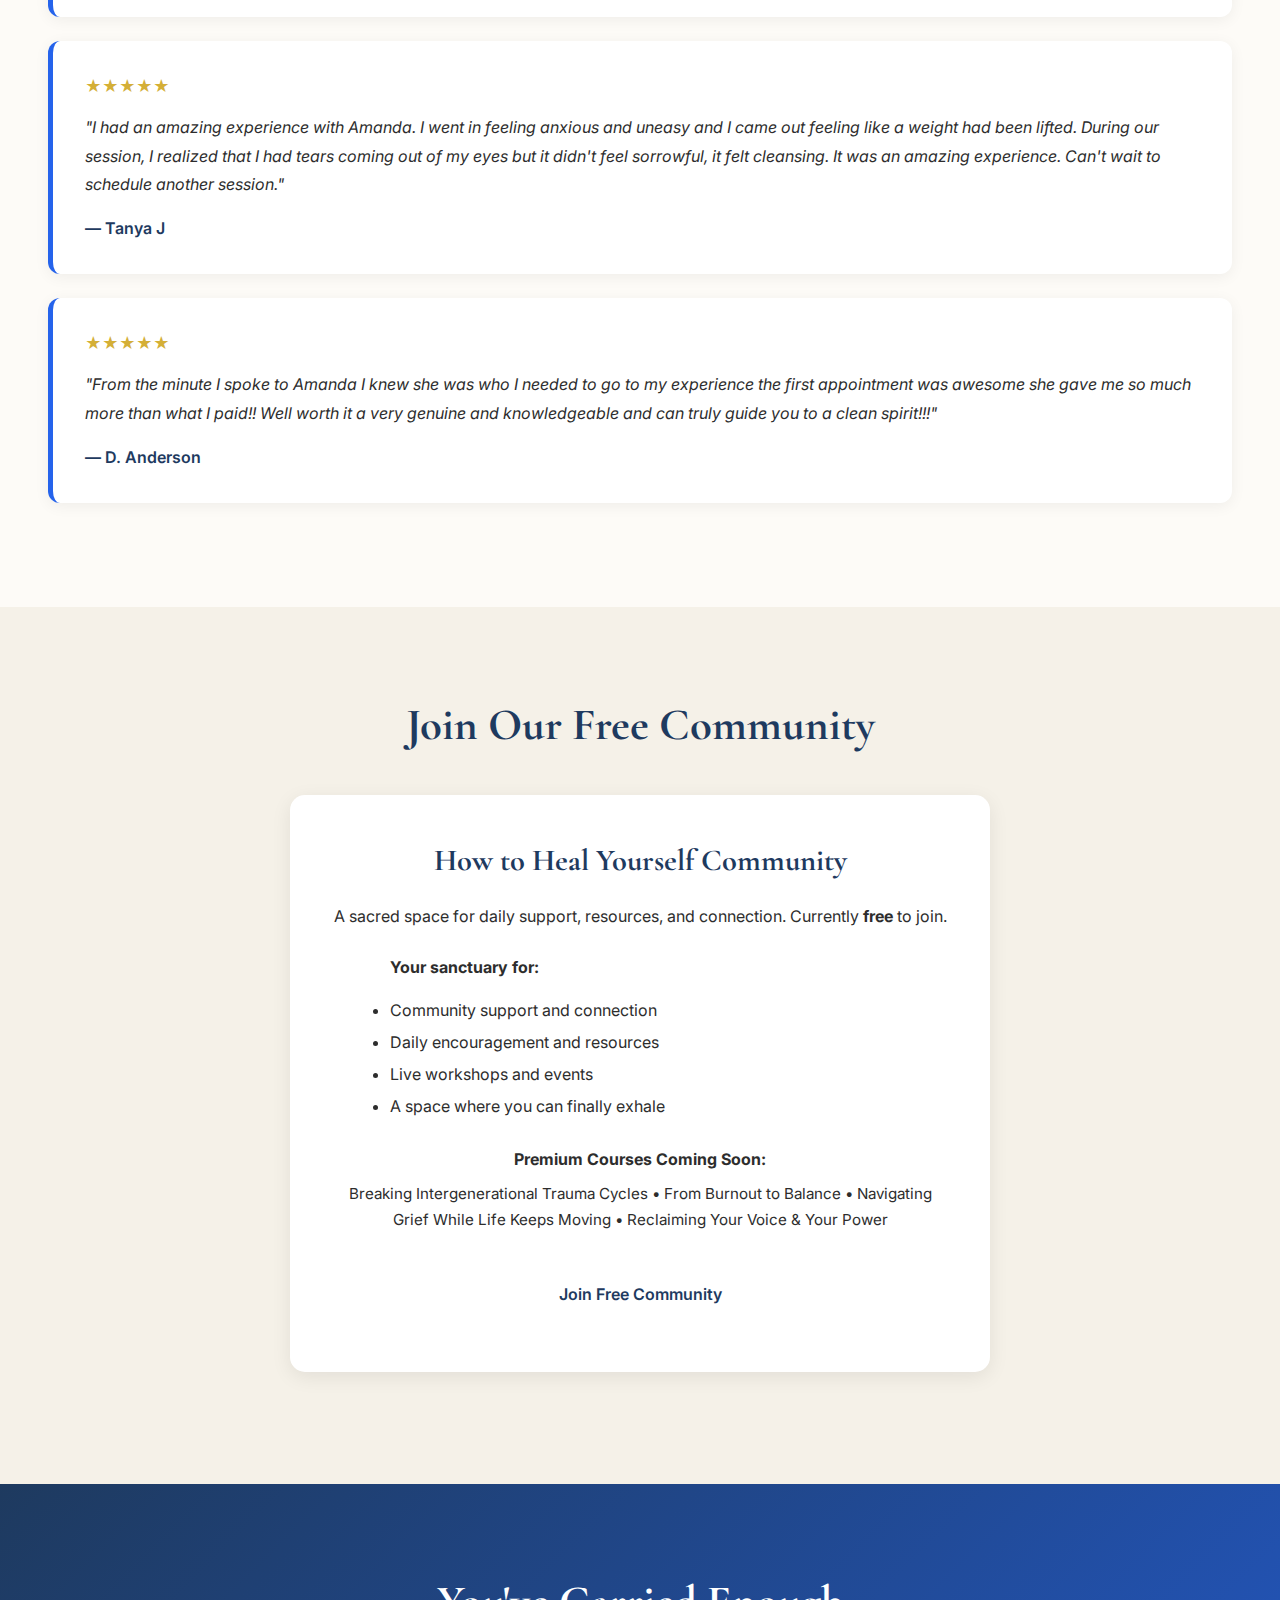
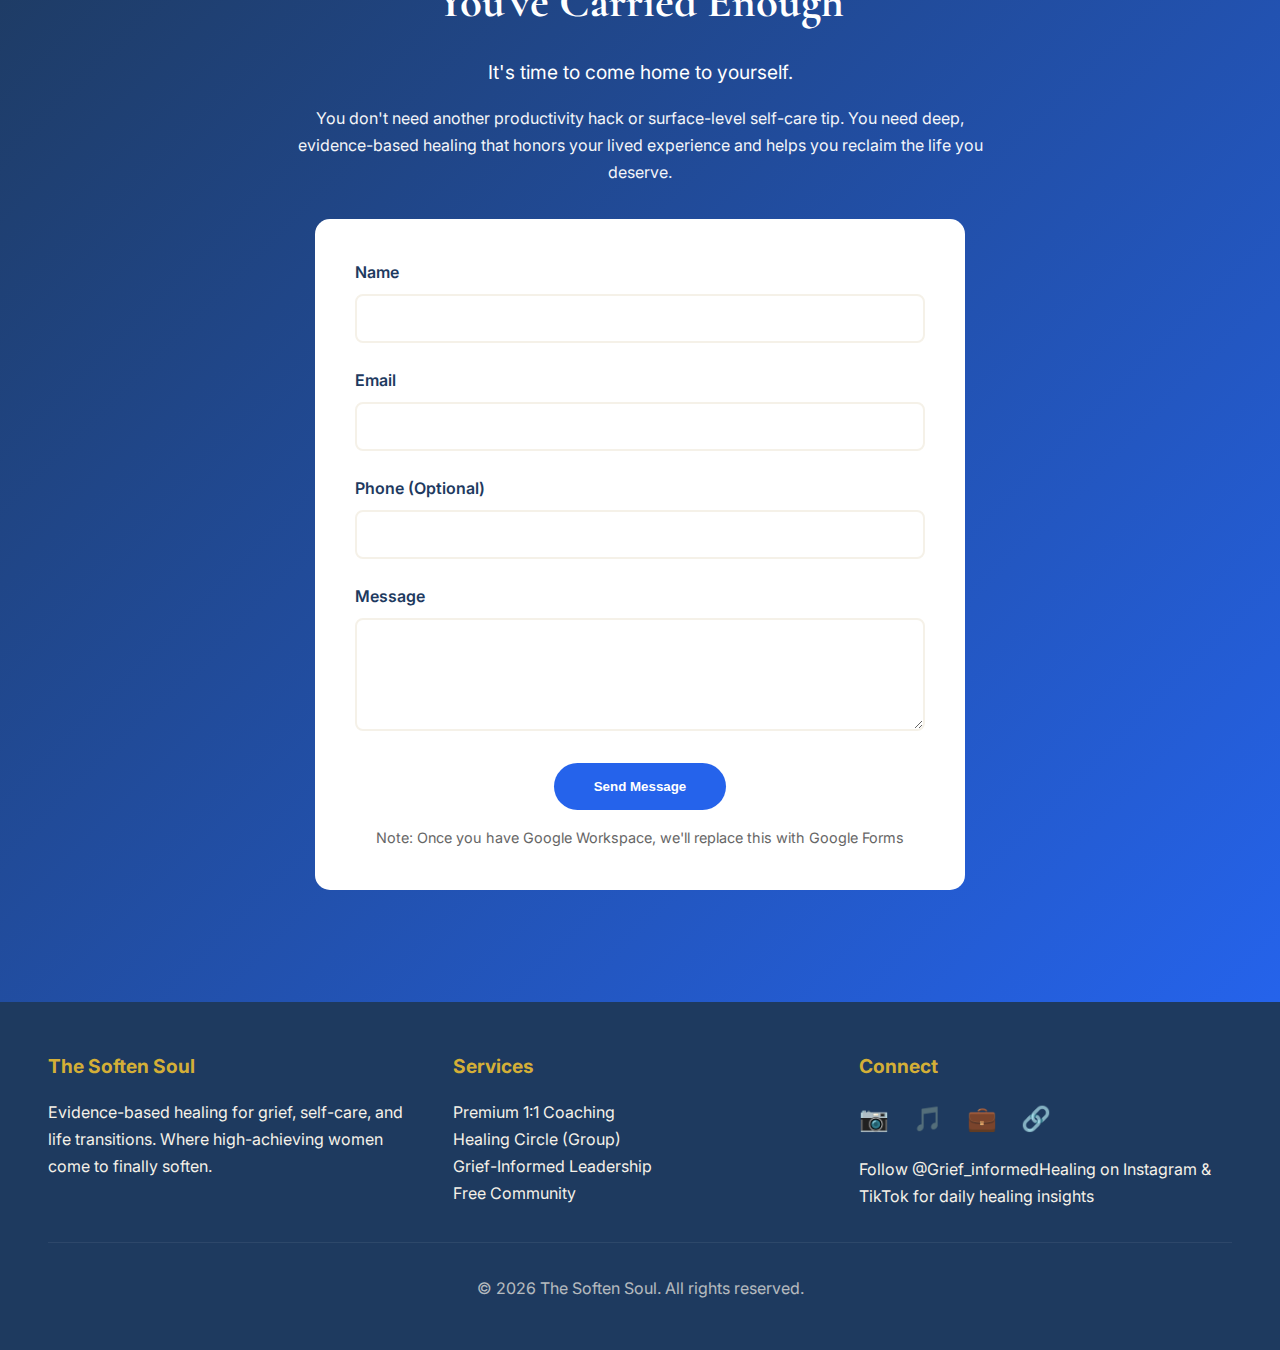
<file: index.html.html>
<!DOCTYPE html>
<html lang="en">
<head>
    <meta charset="UTF-8">
    <meta name="viewport" content="width=device-width, initial-scale=1.0">
    <meta name="description" content="The Soften Soul - Evidence-based healing for grief, self-care, and life transitions. Premium coaching for high-achieving women. Grief-informed healing and transformational wellness.">
    <title>The Soften Soul | Evidence-Based Healing for Grief, Self-Care & Life Transitions</title>
    <link href="https://fonts.googleapis.com/css2?family=Cormorant+Garamond:wght@300;400;500;600&family=Inter:wght@300;400;500;600&display=swap" rel="stylesheet">
    <style>
        * { margin: 0; padding: 0; box-sizing: border-box; }
        :root {
            --deep-blue: #1e3a5f;
            --vibrant-blue: #2563eb;
            --warm-brown: #8b6f47;
            --rich-tan: #c9a66b;
            --soft-cream: #f5f1e8;
            --ivory: #fdfbf7;
            --gold: #d4af37;
        }
        body { font-family: 'Inter', sans-serif; line-height: 1.7; color: #2d2d2d; background: var(--ivory); }
        h1, h2, h3 { font-family: 'Cormorant Garamond', serif; color: var(--deep-blue); }
        
        header { background: var(--soft-cream); box-shadow: 0 2px 15px rgba(0,0,0,0.08); position: sticky; top: 0; z-index: 100; }
        nav { max-width: 1400px; margin: 0 auto; padding: 1.5rem 3rem; display: flex; justify-content: space-between; align-items: center; }
        .logo { font-family: 'Cormorant Garamond', serif; font-size: 1.8rem; color: var(--deep-blue); }
        .nav-links { display: flex; gap: 2rem; list-style: none; }
        .nav-links a { color: var(--deep-blue); text-decoration: none; font-weight: 500; transition: color 0.3s; }
        .nav-links a:hover { color: var(--vibrant-blue); }
        .nav-cta { background: var(--vibrant-blue); color: white !important; padding: 0.7rem 1.5rem; border-radius: 30px; transition: all 0.3s; }
        .nav-cta:hover { background: var(--warm-brown); transform: translateY(-2px); }
        
        .hero { background: linear-gradient(135deg, var(--deep-blue) 0%, var(--vibrant-blue) 100%); color: white; padding: 7rem 3rem; text-align: center; position: relative; overflow: hidden; }
        .hero::before { content: ''; position: absolute; top: 0; left: 0; right: 0; bottom: 0; background: radial-gradient(circle at 30% 50%, rgba(201, 166, 107, 0.1) 0%, transparent 50%); }
        .hero-content { max-width: 900px; margin: 0 auto; position: relative; z-index: 1; }
        .hero h1 { font-size: 3.5rem; margin-bottom: 1rem; color: white; font-weight: 400; }
        .hero h2 { font-size: 1.5rem; font-weight: 300; margin-bottom: 2rem; color: white; font-family: 'Inter', sans-serif; }
        .hero p { font-size: 1.1rem; max-width: 800px; margin: 0 auto 1.5rem; line-height: 1.8; }
        .cta-button { display: inline-block; padding: 1rem 2.5rem; text-decoration: none; border-radius: 30px; font-weight: 600; margin: 0.5rem; transition: all 0.3s; }
        .cta-primary { background: white; color: var(--deep-blue); }
        .cta-primary:hover { transform: translateY(-3px); box-shadow: 0 10px 25px rgba(0,0,0,0.2); }
        .cta-secondary { background: transparent; color: white; border: 2px solid white; }
        .cta-secondary:hover { background: white; color: var(--deep-blue); }
        
        .container { max-width: 1400px; margin: 0 auto; padding: 5rem 3rem; }
        .section-title { font-size: 2.8rem; text-align: center; margin-bottom: 1rem; }
        .section-subtitle { font-size: 1.1rem; text-align: center; color: #666; margin-bottom: 3rem; }
        
        .about-section { background: var(--soft-cream); }
        .about-content { display: grid; grid-template-columns: 1fr 1.5fr; gap: 4rem; align-items: center; }
        .about-image { height: 450px; background: linear-gradient(135deg, var(--rich-tan), var(--warm-brown)); border: 3px dashed var(--gold); border-radius: 10px; display: flex; align-items: center; justify-content: center; text-align: center; padding: 2rem; font-weight: 600; color: white; }
        .about-text h2 { font-size: 2.3rem; margin-bottom: 1.5rem; }
        .about-text p { margin-bottom: 1.3rem; line-height: 1.8; }
        
        .services-grid { display: grid; grid-template-columns: repeat(auto-fit, minmax(350px, 1fr)); gap: 2rem; margin-top: 3rem; }
        .service-card { background: white; padding: 2.5rem; border-radius: 15px; box-shadow: 0 5px 20px rgba(0,0,0,0.08); border-top: 4px solid var(--vibrant-blue); transition: transform 0.3s; position: relative; }
        .service-card:hover { transform: translateY(-8px); box-shadow: 0 10px 30px rgba(0,0,0,0.12); }
        .service-image { width: 100%; height: 180px; background: linear-gradient(135deg, var(--vibrant-blue), var(--deep-blue)); border-radius: 10px; margin-bottom: 1.5rem; display: flex; align-items: center; justify-content: center; color: white; font-size: 0.95rem; font-weight: 600; text-align: center; padding: 1rem; }
        .service-card h3 { font-size: 1.7rem; margin-bottom: 0.5rem; }
        .service-card .price { color: var(--gold); font-size: 1.3rem; font-weight: 700; margin: 1rem 0; font-family: 'Cormorant Garamond', serif; }
        .service-features { list-style: none; margin: 1rem 0; }
        .service-features li { padding: 0.4rem 0 0.4rem 1.5rem; position: relative; }
        .service-features li::before { content: "✓"; position: absolute; left: 0; color: var(--vibrant-blue); font-weight: bold; }
        
        .experience-section { background: linear-gradient(135deg, var(--warm-brown), var(--rich-tan)); color: white; padding: 4rem 3rem; text-align: center; }
        .experience-grid { display: grid; grid-template-columns: repeat(3, 1fr); gap: 3rem; max-width: 900px; margin: 2rem auto; }
        .experience-item h3 { font-size: 2.5rem; color: white; margin-bottom: 0.5rem; }
        
        .review-card { background: white; padding: 2rem; border-radius: 12px; margin: 1.5rem 0; border-left: 5px solid var(--vibrant-blue); box-shadow: 0 3px 15px rgba(0,0,0,0.06); }
        .stars { color: var(--gold); margin-bottom: 0.8rem; }
        .review-text { font-style: italic; margin-bottom: 1rem; line-height: 1.8; }
        .review-author { font-weight: 600; color: var(--deep-blue); }
        
        .community-section { background: var(--soft-cream); text-align: center; }
        .community-card { max-width: 700px; margin: 2rem auto; background: white; padding: 2.5rem; border-radius: 15px; box-shadow: 0 5px 20px rgba(0,0,0,0.08); }
        
        .contact-section { background: linear-gradient(135deg, var(--deep-blue), var(--vibrant-blue)); color: white; padding: 5rem 3rem; text-align: center; }
        .contact-form { max-width: 650px; margin: 2rem auto; background: white; padding: 2.5rem; border-radius: 15px; }
        .form-group { margin-bottom: 1.5rem; text-align: left; }
        .form-group label { display: block; margin-bottom: 0.5rem; color: var(--deep-blue); font-weight: 600; }
        .form-group input, .form-group textarea { width: 100%; padding: 0.9rem; border: 2px solid var(--soft-cream); border-radius: 8px; font-family: inherit; transition: border-color 0.3s; }
        .form-group input:focus, .form-group textarea:focus { outline: none; border-color: var(--vibrant-blue); }
        .submit-button { background: var(--vibrant-blue); color: white; padding: 1rem 2.5rem; border: none; border-radius: 30px; font-weight: 600; cursor: pointer; transition: all 0.3s; }
        .submit-button:hover { background: var(--warm-brown); transform: translateY(-2px); }
        
        footer { background: var(--deep-blue); color: var(--soft-cream); padding: 3rem; }
        .footer-content { max-width: 1400px; margin: 0 auto; display: grid; grid-template-columns: repeat(auto-fit, minmax(250px, 1fr)); gap: 2rem; }
        .footer-section h4 { color: var(--gold); margin-bottom: 1rem; font-size: 1.2rem; }
        .social-links { display: flex; gap: 1.5rem; margin-top: 1rem; }
        .social-links a { color: var(--soft-cream); text-decoration: none; font-size: 1.5rem; transition: color 0.3s; }
        .social-links a:hover { color: var(--gold); }
        .footer-bottom { text-align: center; padding-top: 2rem; margin-top: 2rem; border-top: 1px solid rgba(255,255,255,0.1); opacity: 0.7; }
        
        @media (max-width: 768px) {
            .hero h1 { font-size: 2.3rem; }
            .about-content { grid-template-columns: 1fr; }
            .services-grid { grid-template-columns: 1fr; }
            .experience-grid { grid-template-columns: 1fr; }
            .nav-links { display: none; }
            nav { padding: 1rem 1.5rem; }
            .container { padding: 4rem 1.5rem; }
        }
    </style>
</head>
<body>
    <header>
        <nav>
            <div class="logo">The Soften Soul</div>
            <ul class="nav-links">
                <li><a href="#home">Home</a></li>
                <li><a href="#about">About</a></li>
                <li><a href="#services">Services</a></li>
                <li><a href="#testimonials">Stories</a></li>
                <li><a href="#contact">Contact</a></li>
                <li><a href="https://linktr.ee/arhealthpromotions" target="_blank" class="nav-cta">Work With Me</a></li>
            </ul>
        </nav>
    </header>

    <section class="hero" id="home">
        <div class="hero-content">
            <h1>The Soften Soul</h1>
            <h2>Evidence-Based Healing for Grief, Self-Care & Life Transitions</h2>
            <p>You've achieved everything they said you couldn't. You've climbed higher, worked harder, and carried more than anyone should have to. But somewhere between being the strong one and proving your worth over and over—you lost yourself.</p>
            <p>If you're exhausted from carrying everyone's burdens, navigating spaces that weren't built for you, and breaking cycles that weren't yours to carry—you're in the right place.</p>
            <p style="font-weight: 600; font-size: 1.2rem; margin-top: 1.5rem;">Here, you don't have to be strong. You don't have to prove anything. You can finally soften.</p>
            <div style="margin-top: 2rem;">
                <a href="#services" class="cta-button cta-primary">Explore Services</a>
                <a href="https://linktr.ee/arhealthpromotions" target="_blank" class="cta-button cta-secondary">Book Free Consultation</a>
            </div>
        </div>
    </section>

    <section class="about-section" id="about">
        <div class="container">
            <div class="about-content">
                <div class="about-image">
                    <div>
                        <div style="font-size: 1.1rem;">YOUR PROFESSIONAL</div>
                        <div style="font-size: 1.1rem;">HEADSHOT HERE</div>
                        <div style="font-size: 0.85rem; margin-top: 1rem; opacity: 0.9;">(500x500px recommended)</div>
                    </div>
                </div>
                <div class="about-text">
                    <h2>Meet Amanda: Your Guide Home to Yourself</h2>
                    <p>With over 20 years in healthcare and transformational wellness, I specialize in supporting high-achieving women who are tired of being the strong one—women who've spent their lives showing up for everyone else while silencing their own needs.</p>
                    <p>I understand the unique weight of navigating spaces that weren't designed for you, the exhaustion of proving your worth repeatedly, and the pain of carrying intergenerational wounds that were never yours to bear.</p>
                    <p>My approach combines evidence-based strategies with deep compassion. I hold space for your grief, your anger, your exhaustion, and your truth. Because healing isn't about becoming someone new—it's about reclaiming who you've always been beneath the armor.</p>
                    <p style="font-weight: 600; color: var(--deep-blue); font-size: 1.1rem;">You deserve more than survival. You deserve to thrive.</p>
                </div>
            </div>
        </div>
    </section>

    <section class="container" id="services">
        <h2 class="section-title">How We Work Together</h2>
        <p class="section-subtitle">Choose the path that honors where you are in your healing journey</p>
        
        <div class="services-grid">
            <div class="service-card">
                <div class="service-image">Premium 1:1 Coaching Image Placeholder</div>
                <h3>The Self-Care Method™</h3>
                <p style="font-style: italic; color: var(--warm-brown); margin-bottom: 1rem;">Premium 1:1 Transformational Coaching</p>
                <div class="price">$3,500 | 12 Weeks</div>
                
                <p><strong>For the woman who:</strong></p>
                <ul class="service-features">
                    <li>Has achieved external success but feels empty inside</li>
                    <li>Is exhausted from being "the strong one"</li>
                    <li>Carries generational expectations and trauma</li>
                    <li>Works twice as hard but battles imposter syndrome</li>
                    <li>Is ready to stop proving her worth</li>
                </ul>
                
                <p style="margin-top: 1.2rem;"><strong>You'll gain:</strong></p>
                <ul class="service-features">
                    <li>Release the burden of always being strong</li>
                    <li>Break free from inherited survival patterns</li>
                    <li>Navigate workplace stress with resilience</li>
                    <li>Heal compounding grief</li>
                    <li>Master life-saving self-care</li>
                    <li>Healing the mother wounds with kindness and compassion</li>
                </ul>
                
                <p style="margin-top: 1.2rem; font-style: italic;">Limited to 5 clients per quarter</p>
                <a href="https://linktr.ee/arhealthpromotions" target="_blank" class="cta-button cta-primary" style="margin-top: 1.5rem; display: inline-block;">Book Your Spot</a>
            </div>

            <div class="service-card">
                <div class="service-image">Group Coaching Image Placeholder</div>
                <h3>Healing Circle</h3>
                <p style="font-style: italic; color: var(--warm-brown); margin-bottom: 1rem;">Collective Transformation</p>
                <div class="price">$1,297 | 8 Weeks</div>
                
                <p><strong>For the woman who:</strong></p>
                <ul class="service-features">
                    <li>Needs community who truly understand</li>
                    <li>Wants support along the way</li>
                    <li>Needs accountability to change</li>
                    <li>Seeks transformation at accessible investment</li>
                </ul>
                
                <p style="margin-top: 1.2rem;"><strong>Includes:</strong></p>
                <ul class="service-features">
                    <li>Weekly group sessions (6-8 women)</li>
                    <li>Evidence-based healing strategies</li>
                    <li>Community support from women on similar journeys</li>
                    <li>Course materials & resources</li>
                    <li>Private chat for ongoing support</li>
                </ul>
                
                <p style="margin-top: 1.2rem; font-weight: 600;">You don't have to heal alone.</p>
                <a href="https://linktr.ee/arhealthpromotions" target="_blank" class="cta-button cta-primary" style="margin-top: 1.5rem; display: inline-block;">Join the Circle</a>
            </div>

            <div class="service-card">
                <div class="service-image">Corporate Leadership Image Placeholder</div>
                <h3>Grief-Informed Leadership</h3>
                <p style="font-style: italic; color: var(--warm-brown); margin-bottom: 1rem;">Organizational Transformation</p>
                <div class="price">Custom Pricing</div>
                
                <p><strong>We address:</strong></p>
                <ul class="service-features">
                    <li>Burnout prevention & recognition</li>
                    <li>Creating psychologically safe spaces</li>
                    <li>Supporting employees through grief and loss</li>
                    <li>Building inclusive cultures of care</li>
                    <li>Leadership development with emotional intelligence</li>
                    <li>Strengthening team dynamics and engagement</li>
                </ul>
                
                <p style="margin-top: 1.2rem; font-weight: 600;">Healthy teams start with healthy leaders.</p>
                <a href="#contact" style="display: inline-block; margin-top: 1.5rem; color: var(--deep-blue); font-weight: 600; text-decoration: none; border-bottom: 2px solid var(--vibrant-blue); transition: all 0.3s;">Schedule Consultation →</a>
            </div>
        </div>
    </section>

    <section class="experience-section">
        <h2 style="font-size: 2.5rem; margin-bottom: 1rem; color: white;">You're Not Broken, Just Wounded</h2>
        <p style="font-size: 1.2rem; max-width: 700px; margin: 0 auto 2rem;">And wounds heal with compassion, awareness, and the right support.</p>
        
        <div class="experience-grid">
            <div class="experience-item">
                <h3>20+</h3>
                <p>Years in Healthcare & Transformational Wellness</p>
            </div>
            <div class="experience-item">
                <h3>100%</h3>
                <p>Evidence-Based Strategies</p>
            </div>
            <div class="experience-item">
                <h3>∞</h3>
                <p>Compassion for Your Journey</p>
            </div>
        </div>
    </section>

    <section class="container" id="testimonials">
        <h2 class="section-title">Transformation Stories</h2>
        <p class="section-subtitle">Real healing. Real results. Real women reclaiming themselves.</p>

        <div class="review-card">
            <div class="stars">★★★★★</div>
            <p class="review-text">"After years of neglecting myself for the sake of caring for sick loved ones, and their subsequent deaths, I found myself struggling with my physical and emotional health. Amanda offered distance healing and that was the beginning of my journey to feeling whole again. Amanda has opened my eyes to the importance of self-care and I've experienced many breakthroughs during our sessions. Her knowledge of healthcare and how stress can affect your body is remarkable. Creating a selfcare plan just for me has made an incredible difference in how I handle stress and changed my overall health and well-being."</p>
            <div class="review-author">— DMCromer</div>
        </div>

        <div class="review-card">
            <div class="stars">★★★★★</div>
            <p class="review-text">"Amanda is a true healer. Her passion for what she does really shines through, from beginning to end. She took time to understand my needs and struggles before our session, which helped me feel comfortable. I left her sessions feeling relaxed and with a much more positive outlook on the situations I was concerned with before. Her guiding words and overall gentleness created the perfect vehicle for me to reach a state of clarity, lightness, and positivity."</p>
            <div class="review-author">— K.V.</div>
        </div>

        <div class="review-card">
            <div class="stars">★★★★★</div>
            <p class="review-text">"Coaching with Amanda has been a rewarding experience. I've grown from an insecure person to confident woman who has found her voice. Amanda has forced me to be completely honest with myself as well as remove my mask and expose my fears (a very difficult thing to do). By forcing me to exposing my fears, Amanda has shown me how I have control over how things affect me. Amanda showed me how I was doing a disservice to myself, how these actions were placing me in denial and that I couldn't possibly know everything about everything; and that making mistakes is a part of the learning process. I would recommend Amanda's services to anyone who is ready and willing change their life."</p>
            <div class="review-author">— TB</div>
        </div>

        <div class="review-card">
            <div class="stars">★★★★★</div>
            <p class="review-text">"I had an amazing experience with Amanda. I went in feeling anxious and uneasy and I came out feeling like a weight had been lifted. During our session, I realized that I had tears coming out of my eyes but it didn't feel sorrowful, it felt cleansing. It was an amazing experience. Can't wait to schedule another session."</p>
            <div class="review-author">— Tanya J</div>
        </div>

        <div class="review-card">
            <div class="stars">★★★★★</div>
            <p class="review-text">"From the minute I spoke to Amanda I knew she was who I needed to go to my experience the first appointment was awesome she gave me so much more than what I paid!! Well worth it a very genuine and knowledgeable and can truly guide you to a clean spirit!!!"</p>
            <div class="review-author">— D. Anderson</div>
        </div>
    </section>

    <section class="community-section">
        <div class="container">
            <h2 class="section-title">Join Our Free Community</h2>
            <div class="community-card">
                <h3 style="font-size: 1.9rem; color: var(--deep-blue); margin-bottom: 1rem;">How to Heal Yourself Community</h3>
                <p style="margin-bottom: 1.5rem;">A sacred space for daily support, resources, and connection. Currently <strong>free</strong> to join.</p>
                
                <div style="text-align: left; max-width: 500px; margin: 1.5rem auto;">
                    <p style="margin-bottom: 0.8rem;"><strong>Your sanctuary for:</strong></p>
                    <ul style="line-height: 2;">
                        <li>Community support and connection</li>
                        <li>Daily encouragement and resources</li>
                        <li>Live workshops and events</li>
                        <li>A space where you can finally exhale</li>
                    </ul>
                </div>
                
                <p style="margin-top: 1.5rem; margin-bottom: 0.5rem;"><strong>Premium Courses Coming Soon:</strong></p>
                <p style="margin-bottom: 1.5rem; font-size: 0.95rem;">Breaking Intergenerational Trauma Cycles • From Burnout to Balance • Navigating Grief While Life Keeps Moving • Reclaiming Your Voice & Your Power</p>
                
                <a href="https://www.skool.com/how-to-heal-yourself-9420" target="_blank" class="cta-button cta-primary">Join Free Community</a>
            </div>
        </div>
    </section>

    <section class="contact-section" id="contact">
        <h2 style="font-size: 2.8rem; margin-bottom: 1rem; color: white;">You've Carried Enough</h2>
        <p style="font-size: 1.2rem; margin-bottom: 1rem; max-width: 700px; margin-left: auto; margin-right: auto;">It's time to come home to yourself.</p>
        <p style="max-width: 700px; margin: 0 auto 2rem; opacity: 0.95;">You don't need another productivity hack or surface-level self-care tip. You need deep, evidence-based healing that honors your lived experience and helps you reclaim the life you deserve.</p>
        
        <div class="contact-form">
            <form action="https://formspree.io/f/YOUR_FORM_ID" method="POST">
                <div class="form-group">
                    <label for="name">Name</label>
                    <input type="text" id="name" name="name" required>
                </div>
                <div class="form-group">
                    <label for="email">Email</label>
                    <input type="email" id="email" name="_replyto" required>
                </div>
                <div class="form-group">
                    <label for="phone">Phone (Optional)</label>
                    <input type="tel" id="phone" name="phone">
                </div>
                <div class="form-group">
                    <label for="message">Message</label>
                    <textarea id="message" name="message" rows="5" required></textarea>
                </div>
                <input type="hidden" name="_subject" value="New contact from The Soften Soul">
                <button type="submit" class="submit-button">Send Message</button>
                <p style="margin-top: 1rem; font-size: 0.9rem; color: #666;">Note: Once you have Google Workspace, we'll replace this with Google Forms</p>
            </form>
        </div>
    </section>

    <footer>
        <div class="footer-content">
            <div class="footer-section">
                <h4>The Soften Soul</h4>
                <p>Evidence-based healing for grief, self-care, and life transitions. Where high-achieving women come to finally soften.</p>
            </div>
            <div class="footer-section">
                <h4>Services</h4>
                <p>Premium 1:1 Coaching<br>Healing Circle (Group)<br>Grief-Informed Leadership<br>Free Community</p>
            </div>
            <div class="footer-section">
                <h4>Connect</h4>
                <div class="social-links">
                    <a href="https://www.instagram.com/grief_informedhealing" target="_blank" title="Instagram">📷</a>
                    <a href="https://www.tiktok.com/@griefinformedhealing" target="_blank" title="TikTok">🎵</a>
                    <a href="https://www.linkedin.com/in/amanda-robinson-155257249" target="_blank" title="LinkedIn">💼</a>
                    <a href="https://linktr.ee/arhealthpromotions" target="_blank" title="Linktree">🔗</a>
                </div>
                <p style="margin-top: 1rem;">Follow @Grief_informedHealing on Instagram & TikTok for daily healing insights</p>
            </div>
        </div>
        <div class="footer-bottom">
            <p>&copy; 2026 The Soften Soul. All rights reserved.</p>
        </div>
    </footer>

    <script>
        document.querySelectorAll('a[href^="#"]').forEach(anchor => {
            anchor.addEventListener('click', function (e) {
                e.preventDefault();
                const target = document.querySelector(this.getAttribute('href'));
                if (target) target.scrollIntoView({ behavior: 'smooth' });
            });
        });
    </script>
</body>
</html>
</file>
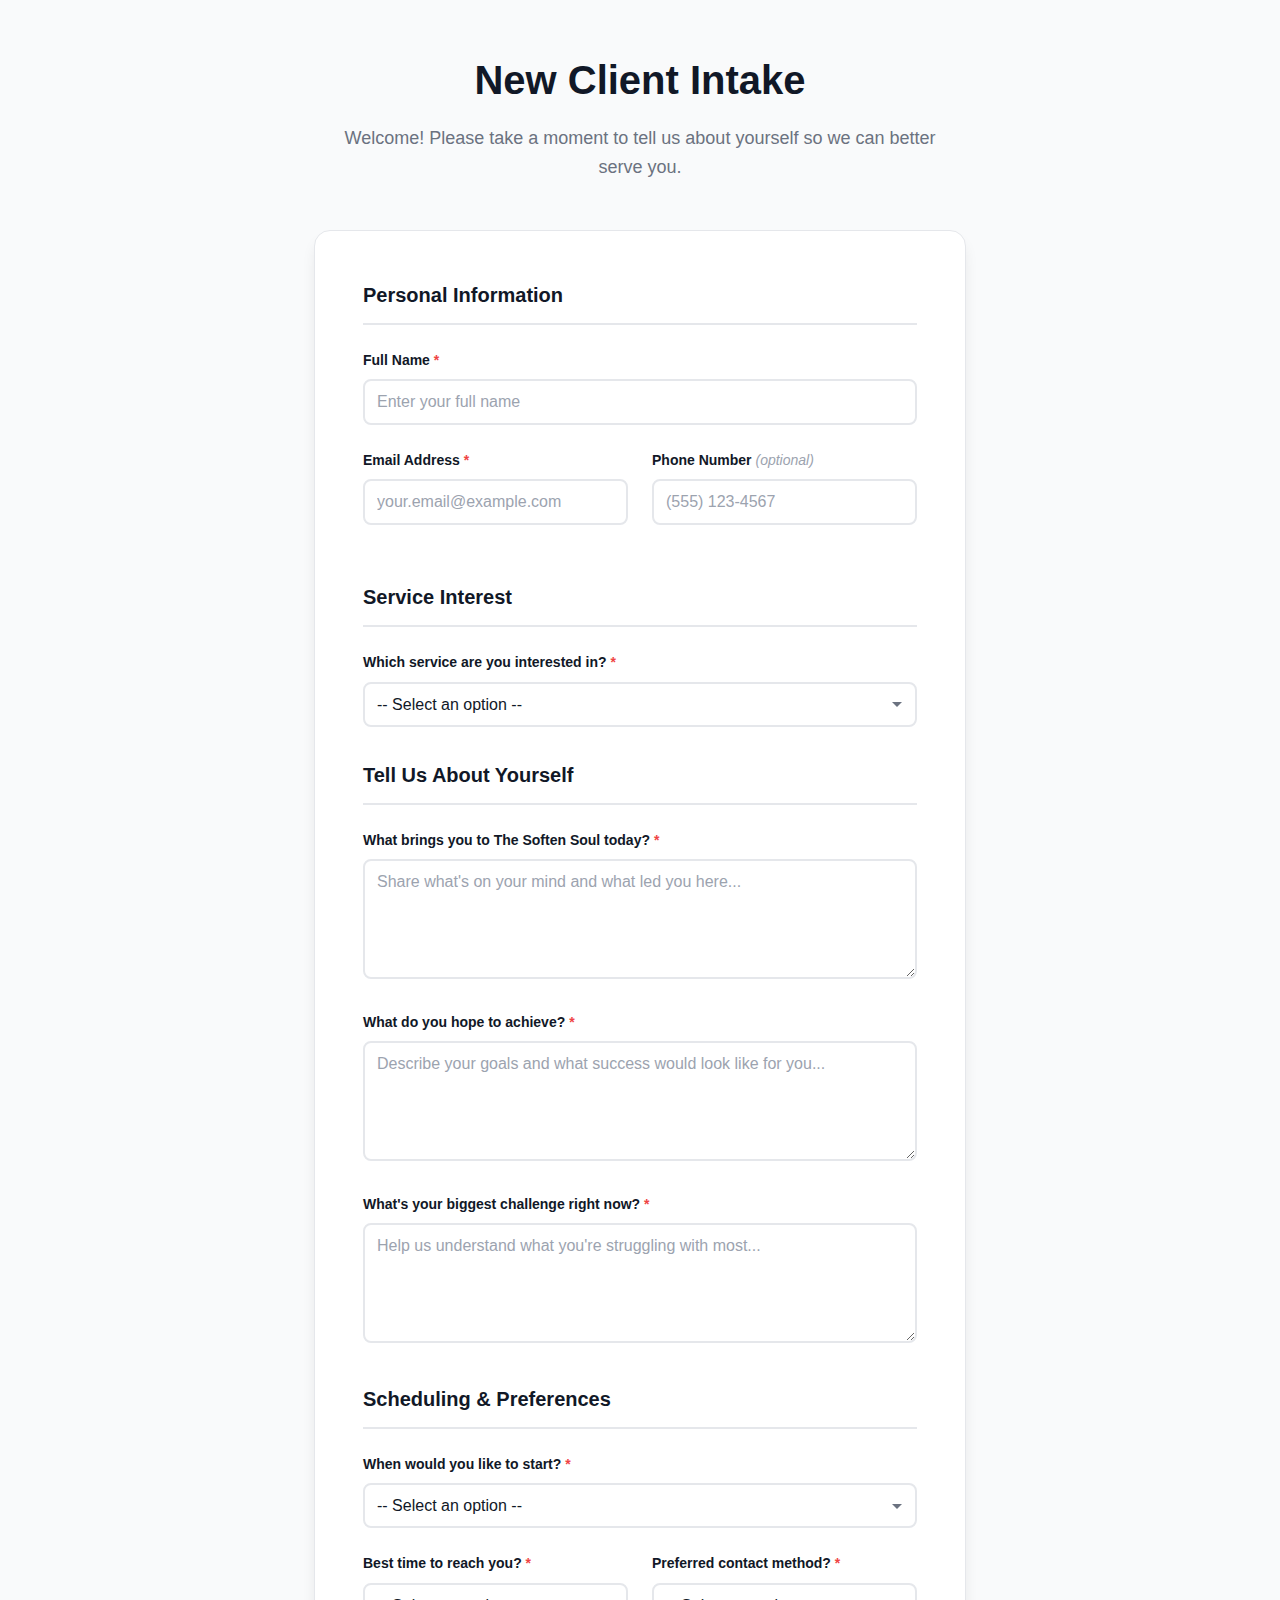
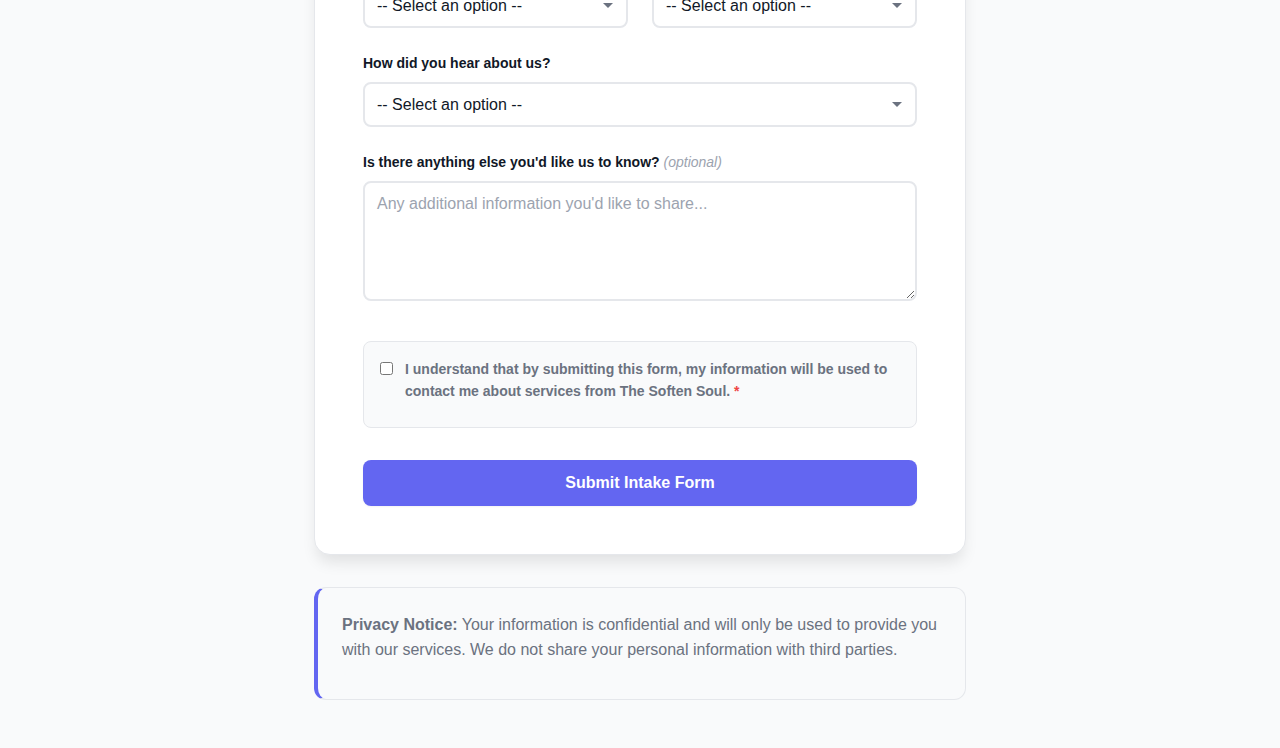
<file: intake-form.html>
<!DOCTYPE html>
<html lang="en">
<head>
    <meta charset="UTF-8">
    <meta name="viewport" content="width=device-width, initial-scale=1.0">
    <title>Client Intake Form - The Soften Soul</title>
    <link rel="stylesheet" href="css/form-styles.css">
</head>
<body>
    <div class="container">
        <header class="form-header">
            <h1>New Client Intake</h1>
            <p>Welcome! Please take a moment to tell us about yourself so we can better serve you.</p>
        </header>

        <form id="intakeForm" class="form-card">
            <!-- Honeypot field for spam prevention (hidden from users) -->
            <input type="text" name="honeypot" class="honeypot" tabindex="-1" autocomplete="off">
            
            <div class="form-section">
                <h3>Personal Information</h3>
                
                <div class="form-group">
                    <label for="name">Full Name <span class="required">*</span></label>
                    <input 
                        type="text" 
                        id="name" 
                        name="name" 
                        required 
                        placeholder="Enter your full name"
                        autocomplete="name"
                    >
                </div>

                <div class="form-row">
                    <div class="form-group">
                        <label for="email">Email Address <span class="required">*</span></label>
                        <input 
                            type="email" 
                            id="email" 
                            name="email" 
                            required 
                            placeholder="your.email@example.com"
                            autocomplete="email"
                        >
                    </div>

                    <div class="form-group">
                        <label for="phone">Phone Number <span class="optional">(optional)</span></label>
                        <input 
                            type="tel" 
                            id="phone" 
                            name="phone" 
                            placeholder="(555) 123-4567"
                            autocomplete="tel"
                        >
                    </div>
                </div>
            </div>

            <div class="form-section">
                <h3>Service Interest</h3>
                
                <div class="form-group">
                    <label for="serviceInterest">Which service are you interested in? <span class="required">*</span></label>
                    <select id="serviceInterest" name="serviceInterest" required>
                        <option value="">-- Select an option --</option>
                        <option value="Individual Coaching">Individual Coaching (One-on-one personal support)</option>
                        <option value="Group Coaching">Group Coaching (Small group sessions)</option>
                        <option value="Grief Informed Leadership">Grief Informed Leadership (Organizational/workplace support)</option>
                        <option value="Not sure yet">Not sure yet</option>
                    </select>
                </div>
            </div>

            <div class="form-section">
                <h3>Tell Us About Yourself</h3>
                
                <div class="form-group">
                    <label for="bringsYouHere">What brings you to The Soften Soul today? <span class="required">*</span></label>
                    <textarea 
                        id="bringsYouHere" 
                        name="bringsYouHere" 
                        required 
                        rows="4" 
                        placeholder="Share what's on your mind and what led you here..."
                    ></textarea>
                </div>

                <div class="form-group">
                    <label for="hopeToAchieve">What do you hope to achieve? <span class="required">*</span></label>
                    <textarea 
                        id="hopeToAchieve" 
                        name="hopeToAchieve" 
                        required 
                        rows="4" 
                        placeholder="Describe your goals and what success would look like for you..."
                    ></textarea>
                </div>

                <div class="form-group">
                    <label for="biggestChallenge">What's your biggest challenge right now? <span class="required">*</span></label>
                    <textarea 
                        id="biggestChallenge" 
                        name="biggestChallenge" 
                        required 
                        rows="4" 
                        placeholder="Help us understand what you're struggling with most..."
                    ></textarea>
                </div>
            </div>

            <div class="form-section">
                <h3>Scheduling & Preferences</h3>
                
                <div class="form-group">
                    <label for="startTimeline">When would you like to start? <span class="required">*</span></label>
                    <select id="startTimeline" name="startTimeline" required>
                        <option value="">-- Select an option --</option>
                        <option value="This week">This week</option>
                        <option value="Within the next 2 weeks">Within the next 2 weeks</option>
                        <option value="This month">This month</option>
                        <option value="Next month">Next month</option>
                        <option value="Just exploring options">Just exploring options</option>
                    </select>
                </div>

                <div class="form-row">
                    <div class="form-group">
                        <label for="bestTime">Best time to reach you? <span class="required">*</span></label>
                        <select id="bestTime" name="bestTime" required>
                            <option value="">-- Select an option --</option>
                            <option value="Morning (9am-12pm)">Morning (9am-12pm)</option>
                            <option value="Afternoon (12pm-5pm)">Afternoon (12pm-5pm)</option>
                            <option value="Evening (5pm-8pm)">Evening (5pm-8pm)</option>
                            <option value="Weekends">Weekends</option>
                            <option value="Flexible">Flexible</option>
                        </select>
                    </div>

                    <div class="form-group">
                        <label for="contactMethod">Preferred contact method? <span class="required">*</span></label>
                        <select id="contactMethod" name="contactMethod" required>
                            <option value="">-- Select an option --</option>
                            <option value="Email">Email</option>
                            <option value="Phone call">Phone call</option>
                            <option value="Text message">Text message</option>
                            <option value="Any method works">Any method works</option>
                        </select>
                    </div>
                </div>

                <div class="form-group">
                    <label for="howHeard">How did you hear about us?</label>
                    <select id="howHeard" name="howHeard">
                        <option value="">-- Select an option --</option>
                        <option value="Instagram">Instagram</option>
                        <option value="TikTok">TikTok</option>
                        <option value="LinkedIn">LinkedIn</option>
                        <option value="Friend/Referral">Friend/Referral</option>
                        <option value="Google search">Google search</option>
                        <option value="Other">Other</option>
                    </select>
                </div>

                <div class="form-group">
                    <label for="notes">Is there anything else you'd like us to know? <span class="optional">(optional)</span></label>
                    <textarea 
                        id="notes" 
                        name="notes" 
                        rows="4" 
                        placeholder="Any additional information you'd like to share..."
                    ></textarea>
                </div>
            </div>

            <div class="form-consent">
                <label class="checkbox-label">
                    <input type="checkbox" id="consent" name="consent" required>
                    <span>I understand that by submitting this form, my information will be used to contact me about services from The Soften Soul. <span class="required">*</span></span>
                </label>
            </div>

            <button type="submit" class="btn btn-primary" id="submitBtn">
                <span class="btn-text">Submit Intake Form</span>
                <span class="btn-loading" style="display: none;">
                    <span class="spinner"></span> Submitting...
                </span>
            </button>

            <div id="formMessage" class="form-message" style="display: none;"></div>

            <div id="successMessage" class="success-next-steps" style="display: none;">
                <h3>🎉 Thank You!</h3>
                <p>Your intake form has been received. Please check your email for next steps to schedule your <strong>complimentary 15-minute discovery call</strong>.</p>
                <p>We look forward to connecting with you!</p>
            </div>
        </form>

        <div class="privacy-note">
            <p><strong>Privacy Notice:</strong> Your information is confidential and will only be used to provide you with our services. We do not share your personal information with third parties.</p>
        </div>
    </div>

   <script src="js/form-handler.js"></script>
    <script>
        // Initialize intake form handler
        initIntakeForm();
    </script>
</body>
</html>
</file>
<file: css/form-styles.css>
/* ============================================
   THE SOFTEN SOUL - FORM STYLES
   Stylesheet for Contact and Intake Forms
   ============================================ */

/* ============================================
   CSS VARIABLES - Customize these colors
   ============================================ */
:root {
  /* Brand Colors - Update these to match your website */
  --primary-color: #6366f1;
  --primary-hover: #4f46e5;
  --secondary-color: #8b5cf6;
  --accent-color: #ec4899;
  
  /* Feedback Colors */
  --success-color: #10b981;
  --error-color: #ef4444;
  --warning-color: #f59e0b;
  
  /* Neutral Colors */
  --background: #ffffff;
  --surface: #f9fafb;
  --border: #e5e7eb;
  --text-primary: #111827;
  --text-secondary: #6b7280;
  --text-muted: #9ca3af;
  
  /* Spacing */
  --spacing-xs: 0.5rem;
  --spacing-sm: 0.75rem;
  --spacing-md: 1rem;
  --spacing-lg: 1.5rem;
  --spacing-xl: 2rem;
  --spacing-2xl: 3rem;
  
  /* Border Radius */
  --radius-sm: 0.375rem;
  --radius-md: 0.5rem;
  --radius-lg: 0.75rem;
  --radius-xl: 1rem;
  
  /* Shadows */
  --shadow-sm: 0 1px 2px 0 rgba(0, 0, 0, 0.05);
  --shadow-md: 0 4px 6px -1px rgba(0, 0, 0, 0.1);
  --shadow-lg: 0 10px 15px -3px rgba(0, 0, 0, 0.1);
}

/* ============================================
   RESET & BASE STYLES
   ============================================ */
* {
  margin: 0;
  padding: 0;
  box-sizing: border-box;
}

body {
  font-family: -apple-system, BlinkMacSystemFont, 'Segoe UI', Roboto, 'Helvetica Neue', Arial, sans-serif;
  font-size: 16px;
  line-height: 1.6;
  color: var(--text-primary);
  background-color: var(--surface);
  -webkit-font-smoothing: antialiased;
  -moz-osx-font-smoothing: grayscale;
}

/* ============================================
   CONTAINER & LAYOUT
   ============================================ */
.container {
  max-width: 700px;
  margin: 0 auto;
  padding: var(--spacing-xl) var(--spacing-md);
}

@media (min-width: 768px) {
  .container {
    padding: var(--spacing-2xl) var(--spacing-lg);
  }
}

/* ============================================
   HEADER
   ============================================ */
.form-header {
  text-align: center;
  margin-bottom: var(--spacing-2xl);
}

.form-header h1 {
  font-size: 2rem;
  font-weight: 700;
  color: var(--text-primary);
  margin-bottom: var(--spacing-sm);
}

.form-header p {
  font-size: 1.125rem;
  color: var(--text-secondary);
  max-width: 600px;
  margin: 0 auto;
}

@media (min-width: 768px) {
  .form-header h1 {
    font-size: 2.5rem;
  }
}

/* ============================================
   FORM CARD
   ============================================ */
.form-card {
  background: var(--background);
  border-radius: var(--radius-xl);
  padding: var(--spacing-xl);
  box-shadow: var(--shadow-lg);
  border: 1px solid var(--border);
}

@media (min-width: 768px) {
  .form-card {
    padding: var(--spacing-2xl);
  }
}

/* ============================================
   FORM SECTIONS
   ============================================ */
.form-section {
  margin-bottom: var(--spacing-xl);
}

.form-section:last-of-type {
  margin-bottom: var(--spacing-lg);
}

.form-section h3 {
  font-size: 1.25rem;
  font-weight: 600;
  color: var(--text-primary);
  margin-bottom: var(--spacing-lg);
  padding-bottom: var(--spacing-sm);
  border-bottom: 2px solid var(--border);
}

/* ============================================
   FORM GROUPS
   ============================================ */
.form-group {
  margin-bottom: var(--spacing-lg);
}

.form-row {
  display: grid;
  grid-template-columns: 1fr;
  gap: var(--spacing-lg);
}

@media (min-width: 640px) {
  .form-row {
    grid-template-columns: 1fr 1fr;
  }
}

/* ============================================
   LABELS
   ============================================ */
label {
  display: block;
  font-size: 0.875rem;
  font-weight: 600;
  color: var(--text-primary);
  margin-bottom: var(--spacing-xs);
}

.required {
  color: var(--error-color);
}

.optional {
  color: var(--text-muted);
  font-weight: 400;
  font-style: italic;
}

/* ============================================
   INPUT FIELDS
   ============================================ */
input[type="text"],
input[type="email"],
input[type="tel"],
select,
textarea {
  width: 100%;
  padding: 0.75rem;
  font-size: 1rem;
  font-family: inherit;
  color: var(--text-primary);
  background-color: var(--background);
  border: 2px solid var(--border);
  border-radius: var(--radius-md);
  transition: all 0.2s ease;
}

input[type="text"]:focus,
input[type="email"]:focus,
input[type="tel"]:focus,
select:focus,
textarea:focus {
  outline: none;
  border-color: var(--primary-color);
  box-shadow: 0 0 0 3px rgba(99, 102, 241, 0.1);
}

input[type="text"]:hover,
input[type="email"]:hover,
input[type="tel"]:hover,
select:hover,
textarea:hover {
  border-color: var(--text-muted);
}

/* Placeholder styling */
::placeholder {
  color: var(--text-muted);
  opacity: 1;
}

/* Textarea specific */
textarea {
  resize: vertical;
  min-height: 120px;
}

/* Select dropdown */
select {
  cursor: pointer;
  appearance: none;
  background-image: url("data:image/svg+xml,%3Csvg xmlns='http://www.w3.org/2000/svg' width='12' height='12' viewBox='0 0 12 12'%3E%3Cpath fill='%236b7280' d='M6 9L1 4h10z'/%3E%3C/svg%3E");
  background-repeat: no-repeat;
  background-position: right 0.75rem center;
  background-size: 12px;
  padding-right: 2.5rem;
}

/* Character counter */
.char-count {
  display: block;
  font-size: 0.75rem;
  color: var(--text-muted);
  text-align: right;
  margin-top: var(--spacing-xs);
}

/* ============================================
   CHECKBOX & CONSENT
   ============================================ */
.form-consent {
  margin: var(--spacing-xl) 0;
  padding: var(--spacing-md);
  background-color: var(--surface);
  border-radius: var(--radius-md);
  border: 1px solid var(--border);
}

.checkbox-label {
  display: flex;
  align-items: flex-start;
  gap: var(--spacing-sm);
  font-size: 0.875rem;
  color: var(--text-secondary);
  cursor: pointer;
}

.checkbox-label input[type="checkbox"] {
  width: auto;
  margin-top: 0.25rem;
  cursor: pointer;
  flex-shrink: 0;
}

/* ============================================
   BUTTONS
   ============================================ */
.btn {
  display: inline-flex;
  align-items: center;
  justify-content: center;
  width: 100%;
  padding: 0.875rem 1.5rem;
  font-size: 1rem;
  font-weight: 600;
  text-align: center;
  text-decoration: none;
  border: none;
  border-radius: var(--radius-md);
  cursor: pointer;
  transition: all 0.2s ease;
  font-family: inherit;
}

.btn-primary {
  background-color: var(--primary-color);
  color: white;
  box-shadow: var(--shadow-sm);
}

.btn-primary:hover:not(:disabled) {
  background-color: var(--primary-hover);
  box-shadow: var(--shadow-md);
  transform: translateY(-1px);
}

.btn-primary:active:not(:disabled) {
  transform: translateY(0);
  box-shadow: var(--shadow-sm);
}

.btn:disabled {
  opacity: 0.6;
  cursor: not-allowed;
}

.btn-loading {
  display: flex;
  align-items: center;
  gap: var(--spacing-sm);
}

/* ============================================
   SPINNER
   ============================================ */
.spinner {
  display: inline-block;
  width: 16px;
  height: 16px;
  border: 2px solid rgba(255, 255, 255, 0.3);
  border-top-color: white;
  border-radius: 50%;
  animation: spin 0.6s linear infinite;
}

@keyframes spin {
  to {
    transform: rotate(360deg);
  }
}

/* ============================================
   FORM MESSAGES (Success/Error)
   ============================================ */
.form-message {
  margin-top: var(--spacing-lg);
  padding: var(--spacing-md);
  border-radius: var(--radius-md);
  font-size: 0.875rem;
  font-weight: 500;
}

.form-message.success {
  background-color: #d1fae5;
  color: #065f46;
  border: 1px solid #10b981;
}

.form-message.error {
  background-color: #fee2e2;
  color: #991b1b;
  border: 1px solid #ef4444;
}

/* ============================================
   ADDITIONAL INFO SECTIONS
   ============================================ */
.contact-info,
.privacy-note {
  margin-top: var(--spacing-xl);
  padding: var(--spacing-lg);
  background-color: var(--surface);
  border-radius: var(--radius-lg);
  border: 1px solid var(--border);
}

.contact-info h3,
.privacy-note p {
  font-size: 1rem;
  color: var(--text-secondary);
  margin-bottom: var(--spacing-sm);
}

.contact-info p {
  font-size: 0.875rem;
  color: var(--text-secondary);
  margin-bottom: var(--spacing-xs);
}

.contact-info a {
  color: var(--primary-color);
  text-decoration: none;
  font-weight: 500;
}

.contact-info a:hover {
  text-decoration: underline;
}

.privacy-note {
  border-left: 4px solid var(--primary-color);
}

/* ============================================
   HONEYPOT (Spam Prevention)
   ============================================ */
.honeypot {
  position: absolute;
  left: -9999px;
  width: 1px;
  height: 1px;
  opacity: 0;
  pointer-events: none;
}

/* ============================================
   RESPONSIVE ADJUSTMENTS
   ============================================ */
@media (max-width: 640px) {
  .form-header h1 {
    font-size: 1.75rem;
  }
  
  .form-header p {
    font-size: 1rem;
  }
  
  .form-card {
    padding: var(--spacing-lg);
  }
}

/* ============================================
   ACCESSIBILITY
   ============================================ */
*:focus-visible {
  outline: 2px solid var(--primary-color);
  outline-offset: 2px;
}

/* Screen reader only text */
.sr-only {
  position: absolute;
  width: 1px;
  height: 1px;
  padding: 0;
  margin: -1px;
  overflow: hidden;
  clip: rect(0, 0, 0, 0);
  white-space: nowrap;
  border-width: 0;
}

/* ============================================
   SUCCESS MESSAGE
   ============================================ */
.success-next-steps {
  background: linear-gradient(135deg, #d1fae5 0%, #a7f3d0 100%);
  border: 2px solid #10b981;
  border-radius: var(--radius-xl);
  padding: var(--spacing-2xl);
  text-align: center;
  margin-top: var(--spacing-xl);
}

.success-next-steps h3 {
  color: #065f46;
  font-size: 1.75rem;
  margin-bottom: var(--spacing-md);
}

.success-next-steps p {
  color: #047857;
  font-size: 1.125rem;
  line-height: 1.6;
  margin-bottom: var(--spacing-md);
}

.success-next-steps p:last-child {
  margin-bottom: 0;
}

/* ============================================
   PRINT STYLES
   ============================================ */
@media print {
  body {
    background: white;
  }
  
  .form-card {
    box-shadow: none;
    border: 1px solid #000;
  }
  
  button {
    display: none;
  }
}
</file>
